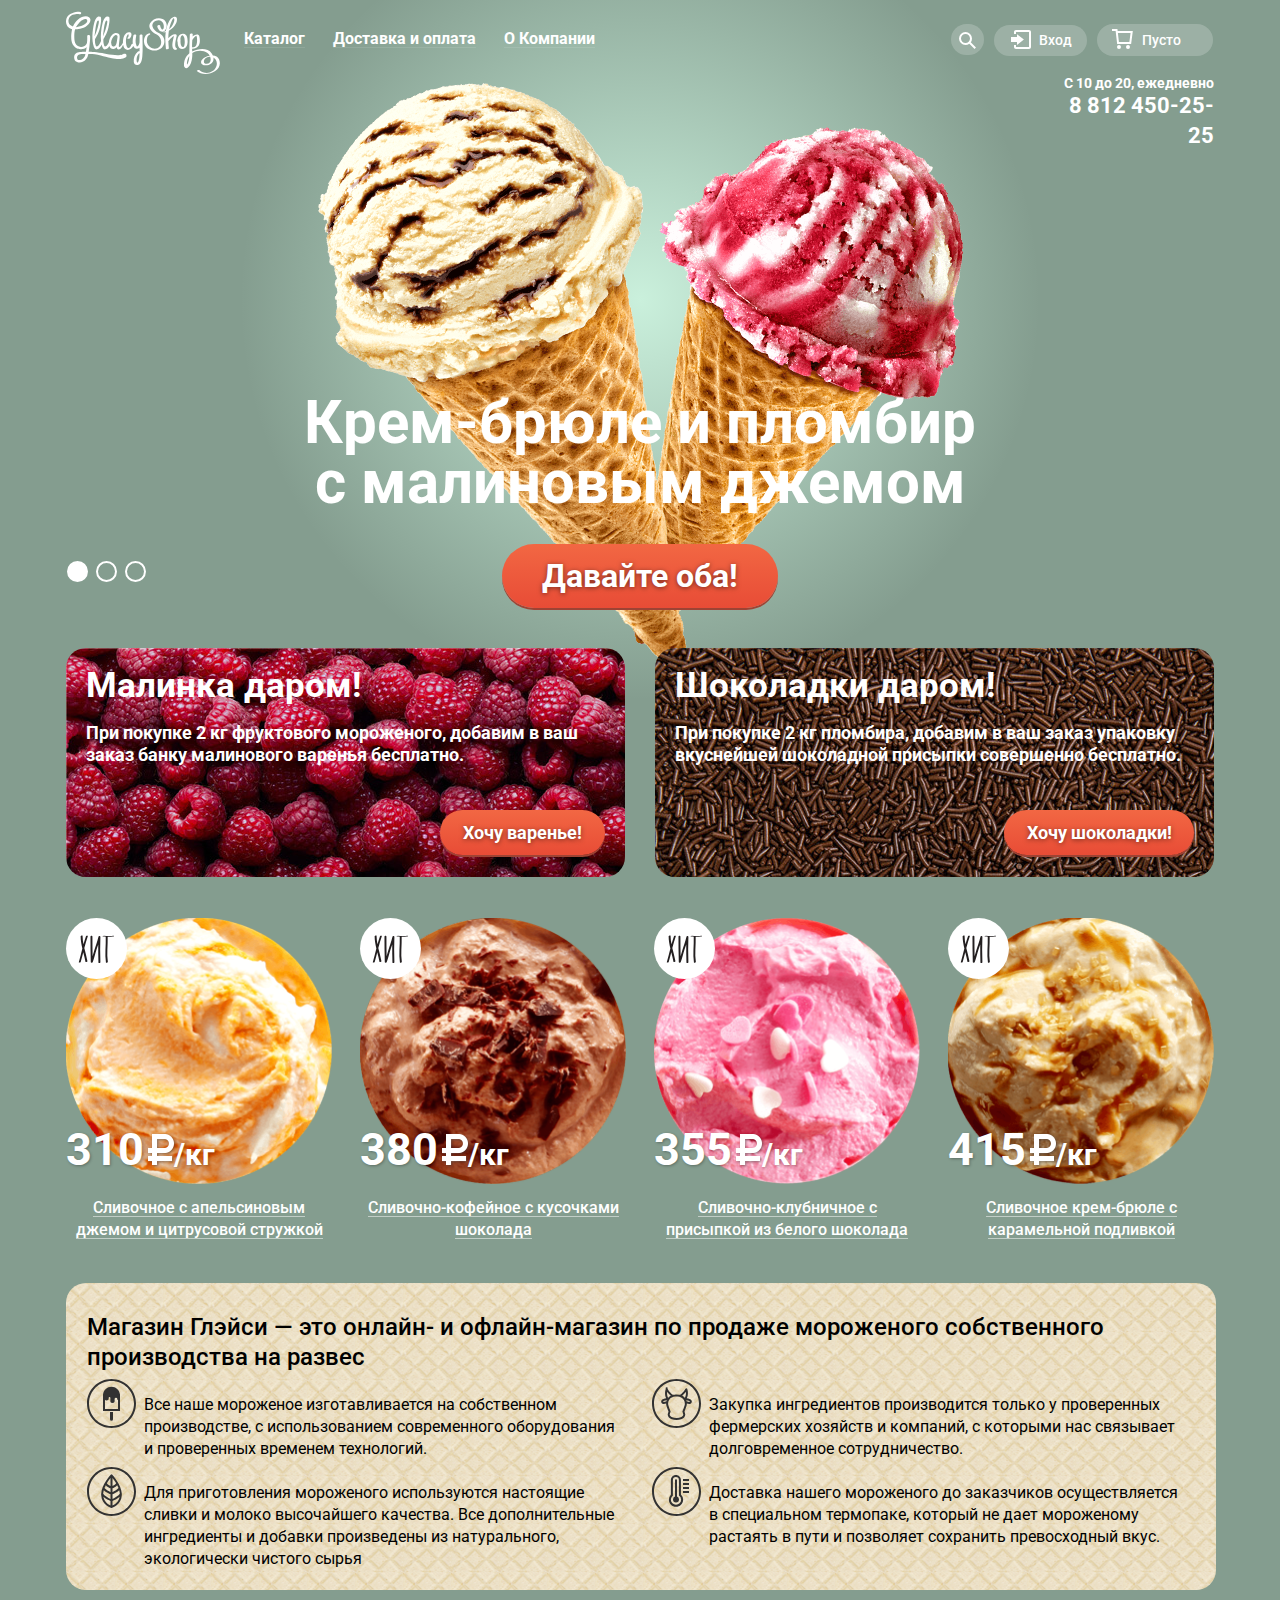
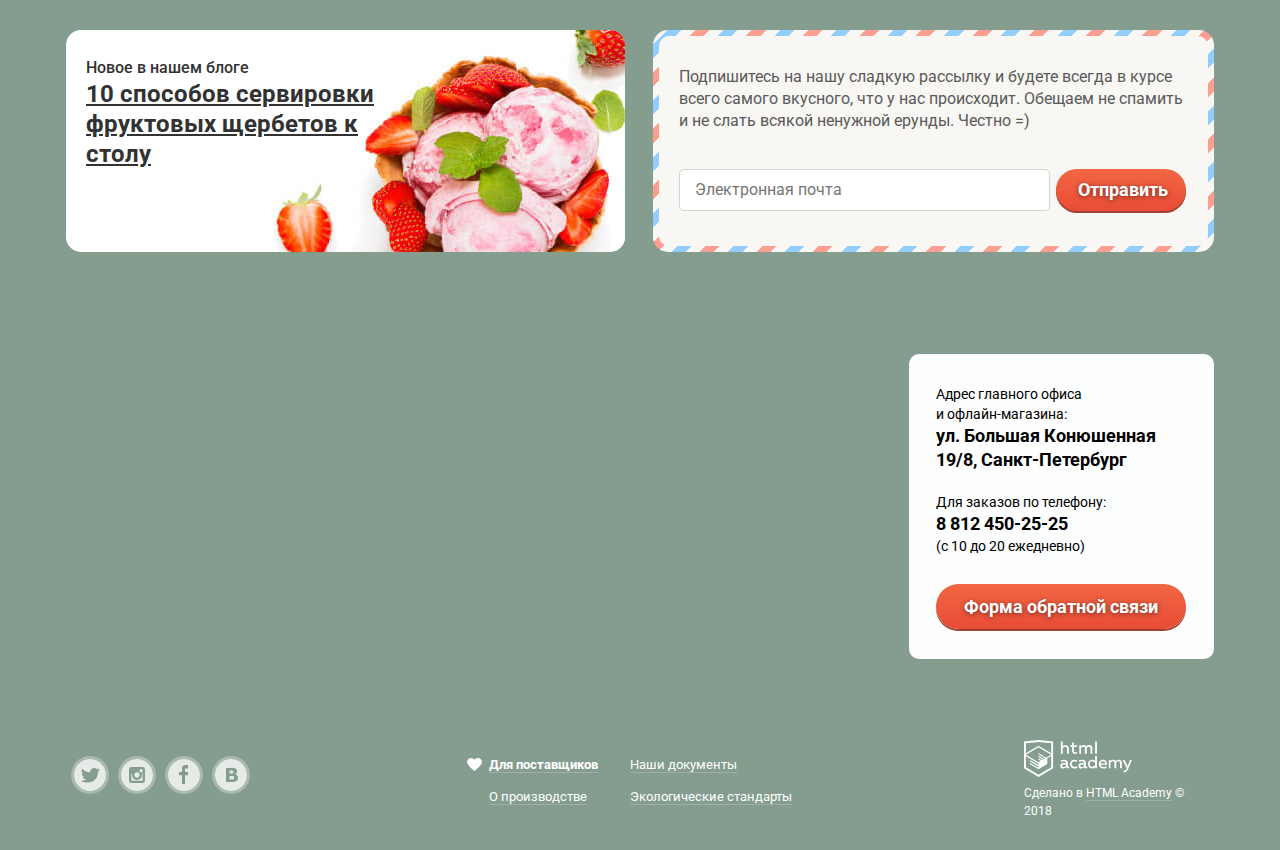
<file: index.html>
<!DOCTYPE html>
<html lang="ru">
  <head>
    <meta charset="utf-8">
    <title>GlacyShop</title>
    <link href="https://fonts.googleapis.com/css?family=Roboto:400,500,700&amp;subset=cyrillic" rel="stylesheet">
    <link href="css/normalize.css" rel="stylesheet" >
    <link href="css/min.css" rel="stylesheet">
  </head>
  <body>
      <input class="control-slider-hide" type="radio" id="product-1" name="toggle" checked>
      <input class="control-slider-hide" type="radio" id="product-2" name="toggle">
      <input class="control-slider-hide" type="radio" id="product-3" name="toggle">
      <div class="site-wrapper">
          <div class="content-center">
              <header class="main-header">
                  <nav class="main-navigation">
                      <a class="main-header-logo">
                          <img src="img/logo.svg" width="154" height="64" alt="Glacy Shop">
                      </a>
                      <ul class="site-navigation">
                          <li class="site-nav-item first-item-menu">
                              <a class="btn item-link" href="#">Каталог</a>
                              <ul class="submenu">
                                  <li><a class="item-submenu new-item" href="#">Новинки</a></li>
                                  <li><a class="item-submenu" href="catalog.html">Сливочное</a></li>
                                  <li><a class="item-submenu" href="#">Щербеты</a></li>
                                  <li><a class="item-submenu" href="#">Фруктовый лед</a></li>
                                  <li><a class="item-submenu" href="#">Мелорин</a></li>
                              </ul>
                          </li>
                          <li class="site-nav-item">
                              <a class="btn item-link" href="#">Доставка и оплата</a>
                          </li>
                          <li class="site-nav-item">
                              <a class="btn item-link" href="#">О Компании</a>
                          </li>
                      </ul>
                      <ul class="user-navigation">
                          <li class="search-btn">
                              <a class="btn search" href="#"></a>
                              <section class="modal user-navigation-search">
                                 <h2 class="visually-hidden">Введите свой запрос для поиска</h2>
                                  <form>
                                      <input type="search" id="search-field" name="search" placeholder="Что ищем?" required>
                                      <label class="visually-hidden" for="search-field">Поиск</label>
                                  </form>
                             </section>
                          </li>
                          <li class="login-btn">
                              <a class="btn login" href="#">Вход</a>
                              <section class="modal user-navigation-login">
                                  <h2 class="visually-hidden">Введите свой логин и пароль для входа</h2>
                                  <form action="https://echo.htmlacademy.ru" method="post">
                                      <fieldset>
                                          <legend class="visually-hidden">Вход в личный кабинет</legend>
                                          <input type="email" id="email-field" name="email" placeholder="Электронная почта" required>
                                          <label class="visually-hidden" for="email-field">Email</label><br>
                                          <input type="password" id="password-field" name="password" placeholder="Пароль" required>
                                          <label class="visually-hidden" for="password-field">Пароль</label>
                                          <button class="btn" value="login-button">Войти</button>
                                          <div class="login-wrapper">
                                              <a href="#">Забыли пароль?</a>
                                              <a href="#">Новая регистрация</a>
                                          </div>
                                      </fieldset>
                                  </form>
                            </section>
                          </li>
                          <li>
                              <a class="btn cart" href="#">Пусто</a>
                          </li>
                      </ul>
                  </nav>
                  <p class="schedule">С 10 до 20, ежедневно<br>
                      <span class="phone">8 812 450-25-25</span>
                  </p>
              </header>
          </div> 
          <main class="main-container">
              <div class="content-center">
                  <section class="presentation">
                     <div class="slider-controls">
                         <label for="product-1">Первый слайд</label>
                         <label for="product-2">Второй слайд</label>
                         <label for="product-3">Третий слайд</label>
                     </div>
                    <h2 class="visually-hidden">Новые предложения</h2>
                      <ul class="presentation-list">
                          <li class="slide slide1">
                              <h2 class="presentation-title">Крем-брюле и пломбир с малиновым джемом</h2>
                              <a class="btn slider-button" href="#">Давайте оба!</a>
                          </li>
                          <li class="slide slide2">
                              <h2 class="presentation-title">Шоколадный пломбир и лимонный сорбет</h2>
                              <a class="btn slider-button" href="#">Давайте оба!</a>
                          </li>
                          <li class="slide slide3">
                              <h2 class="presentation-title">Пломбир с помадкой и клубничный щербет</h2>
                              <a class="btn slider-button" href="#">Давайте оба!</a>
                          </li>
                      </ul>
                  </section>
                  <div class="banner-wrapper">
                      <section class="banner raspberries">
                          <h2>Малинка даром!</h2>
                          <p>При покупке 2 кг фруктового мороженого, добавим в ваш заказ банку малинового варенья бесплатно. </p>
                          <a class="btn" href="#">Хочу варенье!</a>
                      </section>
                  <section class="banner chocolate">
                      <h2>Шоколадки даром!</h2>
                      <p>При покупке 2&nbsp;кг пломбира, добавим в&nbsp;ваш заказ упаковку вкуснейшей шоколадной присыпки совершенно бесплатно.</p>
                      <a class="btn" href="#">Хочу шоколадки!</a>
                  </section>
                  </div>
                  <section class="hits">
                     <h2 class="visually-hidden">Наши лучшие предложения</h2>
                      <ul class="hits-list">
                          <li class="hits-item">
                             <a class="hit" href="#">
                                 <img src="img/icecream-1.png" width="267" height="267" alt="Сливочное мороженое с апельсиновым джемом и цитрусовой стружкой">
                                  <p class="price">310<span class="weight">/кг</span></p>
                                  <p class="hit-title">Сливочное с апельсиновым джемом и цитрусовой стружкой</p>
                                  <p class="btn">Быстрый просмотр</p>
                              </a>
                          </li>
                           <li class="hits-item">
                             <a class="hit" href="#">
                                 <img src="img/icecream-2.png" width="267" height="267" alt="Сливочно-кофейное мороженое с кусочками шоколада">
                                  <p class="price">380<span class="weight">/кг</span></p>
                                  <p class="hit-title">Сливочно-кофейное с кусочками шоколада</p>
                                  <p class="btn">Быстрый просмотр</p>
                              </a>
                          </li>
                           <li class="hits-item">
                             <a class="hit" href="#">
                                 <img src="img/icecream-3.png" width="267" height="267" alt="Сливочно-клубничное мороженое с присыпкой из белого шоколада">
                                  <p class="price">355<span class="weight">/кг</span></p>
                                  <p class="hit-title">Сливочно-клубничное с присыпкой из белого шоколада</p>
                                  <p class="btn">Быстрый просмотр</p>
                              </a>
                          </li>
                           <li class="hits-item">
                             <a class="hit" href="#">
                                 <img src="img/icecream-4.png" width="266" height="266" alt="Сливочное крем-брюле с карамельной подливкой">
                                  <p class="price">415<span class="weight">/кг</span></p>
                                  <p class="hit-title">Сливочное крем-брюле с карамельной подливкой</p>
                                  <p class="btn">Быстрый просмотр</p>
                              </a>
                          </li>
                      </ul>
                  </section>
                  <section class="promo">
                      <h2>Магазин Глэйси &mdash; это онлайн- и офлайн-магазин по продаже мороженого собственного производства на развес</h2>
                      <ul class="promo-list">
                          <li class="promo-item">Все наше мороженое изготавливается на собственном производстве, с использованием современного оборудования и проверенных временем технологий.</li>
                          <li class="promo-item">Закупка ингредиентов  производится только у проверенных фермерских хозяйств и компаний, с которыми нас связывает долговременное сотрудничество.</li>
                          <li class="promo-item">Для приготовления мороженого используются настоящие сливки и молоко высочайшего качества. Все дополнительные ингредиенты и добавки произведены из натурального, экологически чистого сырья</li>
                          <li class="promo-item">Доставка нашего мороженого до заказчиков осуществляется в специальном термопаке, который не дает мороженому растаять в пути и позволяет сохранить превосходный вкус.</li>
                      </ul>
                  </section>
                  <div class="blognews-subscribe-wrapper">
                      <article class="blognews">
                          <h2>Новое в нашем блоге</h2>
                          <a href="#">10 способов сервировки фруктовых щербетов к столу</a>
                          <img src="img/blognews-strawberry.jpg" width="450" height="410" alt="щербет с клубникой">
                      </article>
                      <section class="subscribe">
                          <h2 class="visually-hidden">Подпишитесь на нашу рассылку</h2>
                          <div>
                              <p>Подпишитесь на нашу сладкую рассылку и будете всегда в курсе всего самого вкусного, что у нас происходит. Обещаем не спамить и не слать всякой ненужной ерунды. Честно =)</p>
                              <form action="https://echo.htmlacademy.ru" method="post">
                                  <input type="email" id="subscribe-field" name="email-subscribe" placeholder="Электронная почта" required>
                                  <label class="visually-hidden" for="subscribe-field">Введите свой email, чтобы подписаться</label>
                                  <button class="btn" value="submit-subscribe">Отправить</button>
                              </form>
                          </div>
                      </section>
                  </div>
              </div>
              <section class="contacts">
                  <h2 class="visually-hidden">Как с нами связаться</h2>
                  <iframe src="https://www.google.com/maps/embed?pb=!1m18!1m12!1m3!1d1998.59910436516!2d30.320894616030944!3d59.93879418187623!2m3!1f0!2f0!3f0!3m2!1i1024!2i768!4f13.1!3m3!1m2!1s0x4696310fca5ba729%3A0xea9c53d4493c879f!2z0JHQvtC70YzRiNCw0Y8g0JrQvtC90Y7RiNC10L3QvdCw0Y8g0YPQuy4sIDE5LCDQodCw0L3QutGCLdCf0LXRgtC10YDQsdGD0YDQsywgMTkxMTg2!5e0!3m2!1sru!2sru!4v1522188788881" allowfullscreen></iframe>
                  <div class="feedback-wrapper">
                      <div class="feedback">
                          <p>Адрес главного офиса<br> и офлайн-магазина:<br>
                             <span>ул. Большая Конюшенная 19/8, Санкт-Петербург</span>
                          </p>
                          <p>
                            Для заказов по телефону:<br>
                            <span>8 812 450-25-25</span><br>
                            (с 10 до 20 ежедневно)
                          </p>
                          <a class="btn button-contacts" href="#">Форма обратной связи</a>
                      </div>
                  </div>
              </section>
          </main>
          <div class="content-center">
              <footer class="main-footer">
                 <div class="footer-center">
                    <ul class="footer-social">
                      <li><a class="social-tw" href="https://twitter.com">Твиттер</a></li>
                      <li><a class="social-in" href="https://www.instagram.com">Инстаграм</a></li>
                      <li><a class="social-fb" href="https://www.facebook.com">Фейсбук</a></li>
                      <li><a class="social-vk" href="https://vk.com">Вконтакте</a></li>
                   </ul>
                   <ul class="footer-info">
                      <li><a class="provider" href="#">Для поставщиков</a></li>
                      <li><a href="#">Наши документы</a></li>
                      <li><a href="#">О производстве</a></li>
                      <li><a href="#">Экологические стандарты</a></li>
                   </ul>
                      <div class="footer-logo">
                          <a href = "https://htmlacademy.ru/intensive/htmlcss"><img src="img/logo-htmlacademy.svg" width="108" height="39" alt="HTML Academy">
                             <p>
                                Сделано в <span class="footer-copyright">HTML Academy</span> &copy; 2018
                            </p>
                          </a>
                      </div>
                 </div>
              </footer>
          </div>
      </div>
        
      <section class="modal modal-question">
          <h2>Мы обязательно вам ответим!</h2>
          <form action="https://echo.htmlacademy.ru" method="post">
              <fieldset>
                  <label class="visually-hidden" for="name-field">Введите ваше имя</label>
                  <input type="text" id="name-field" name="first-name" placeholder="Как вас зовут?">
                  <input type="email" id="email-for-feedback" name="email-for-feedback" placeholder="Ваша почта для ответа?">
                  <label class="visually-hidden" for="email-for-feedback">Ваш email</label><br>
                  <textarea id="question-form" name="question" placeholder="Напишите что-нибудь..."></textarea>
                  <label class="visually-hidden" for="question-form">Введите ваш вопрос</label>
                  <button class="btn" value="submit-question-form">Отправить</button>
              </fieldset>
          </form>
          <button class="modal-question-close" type="button" value="modal-question-close">Закрыть</button>
      </section>
      <div class="modal modal-question-overlay"></div>
      <script src="js/min_js.js"></script>
    </body>
</html>
</file>
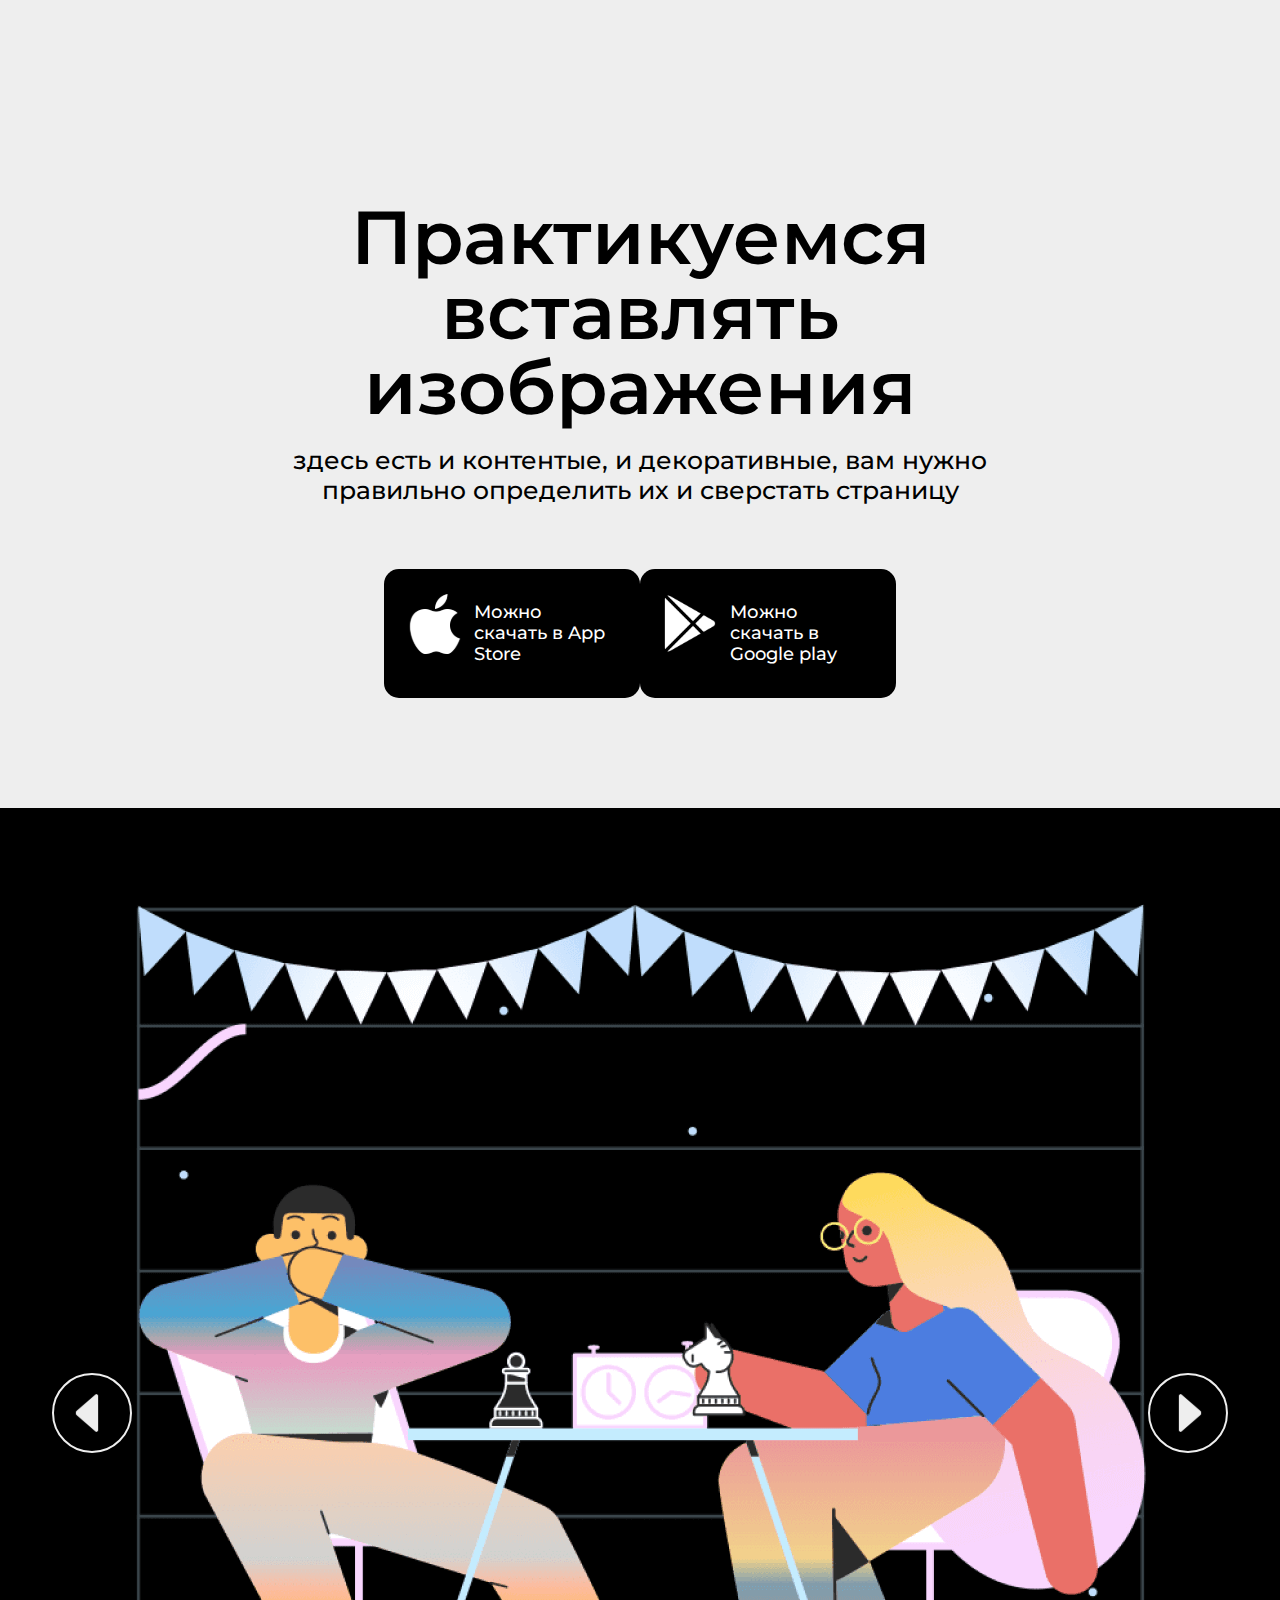
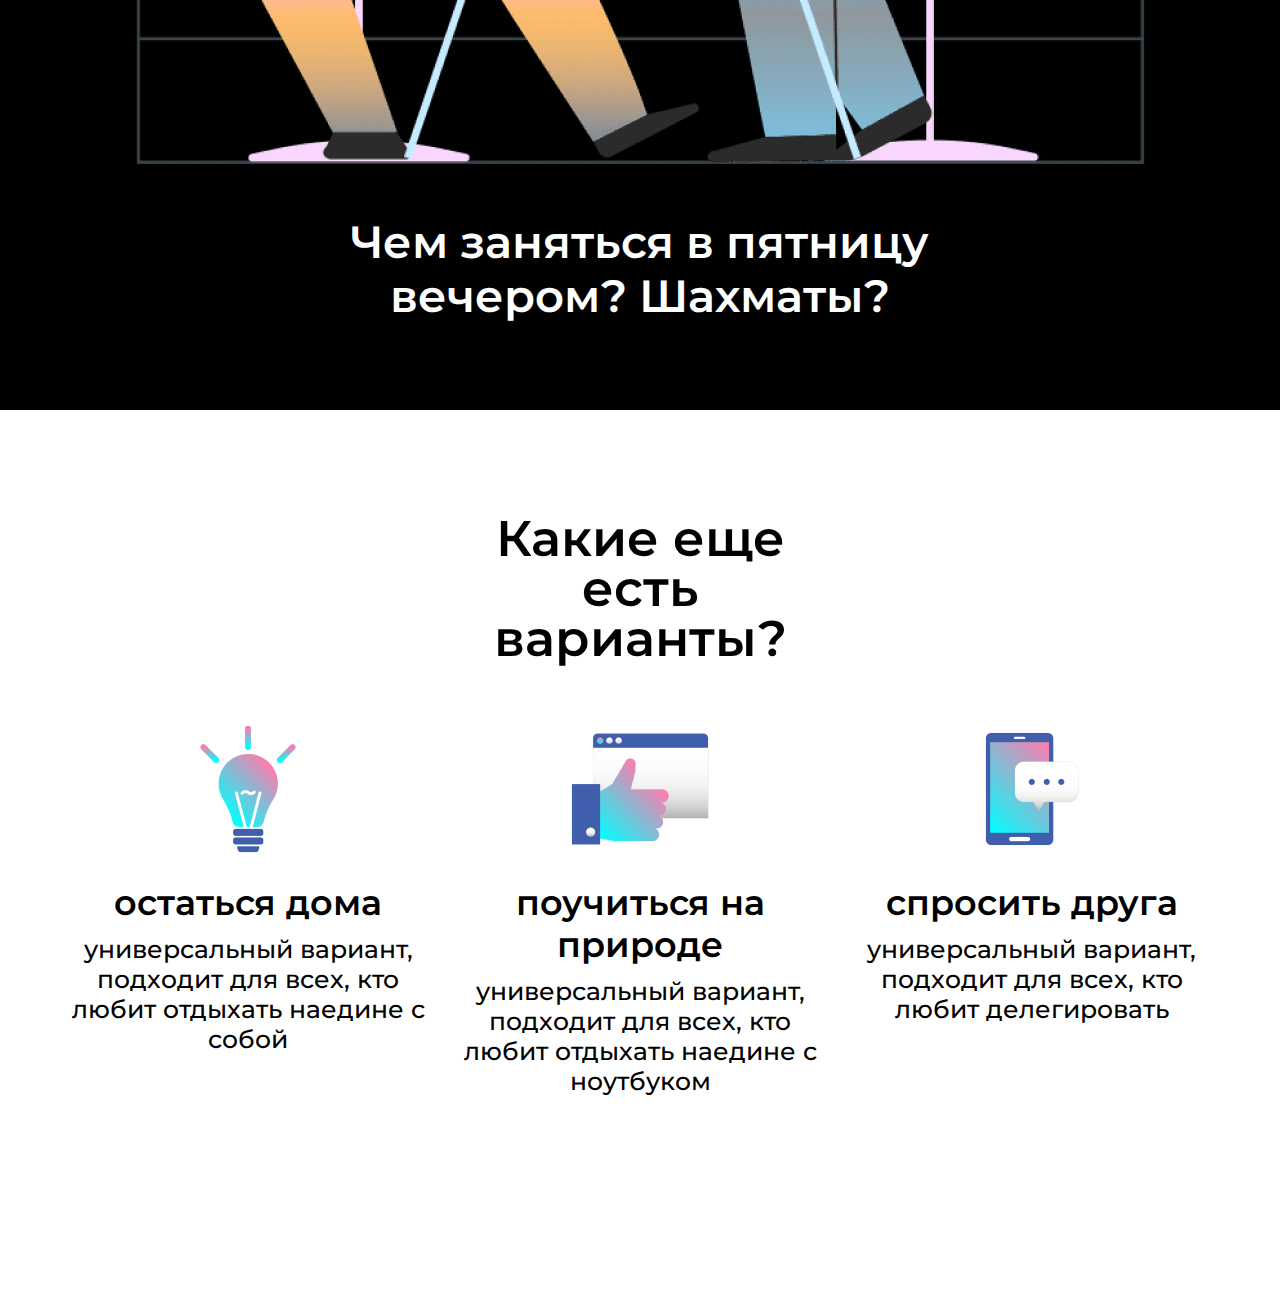
<file: contest_160421/index.html>
<!DOCTYPE html>
<html lang="ru">
<head>
    <meta charset="UTF-8">
    <meta http-equiv="X-UA-Compatible" content="IE=edge">
    <meta name="viewport" content="width=device-width, initial-scale=1.0">
    <title>Практикуемся вставлять изображения</title>
    <link rel="stylesheet" href="css/normalize.css">
    <link rel="stylesheet" href="css/style.css">
    <link rel="preconnect" href="https://fonts.gstatic.com">
    <link href="https://fonts.googleapis.com/css2?family=Montserrat:wght@500;600&display=swap" rel="stylesheet">
</head>
<body>
  <header class="page-header">
    <h1 class="page-header__title">Практикуемся вставлять изображения</h1>
    <p class="page-header__slogan">здесь есть и контентые, и декоративные, вам нужно правильно определить их и сверстать страницу </p>
    <div class="button-wrapper">
      <a class="button button--appstore" href="https://www.apple.com/app-store/">Можно скачать в App Store</a>
      <a class="button button--googleplay" href="https://play.google.com/store">Можно скачать
        в Google play</a>
    </div>
  </header>
  <main class="page-main">
    <section class="slider">
      <h2 class="visually-hidden">Займи свой день!</h2>
      <ul class="slider__list">
        <li class="slider__item">
          <img class="slider__img" src="img/slide.png" width="1176" height="1176" alt="Играем в шахматы">
          <h3 class="slider__title">Чем заняться в пятницу вечером? Шахматы?</h3>
          <button class="slider__control slider__control--previous" type="button" aria-label="Предыдущий слайд"></button>
          <button class="slider__control slider__control--next" type="button" aria-label="Следующий слайд"></button>
        </li>
      </ul>
    </section>
    <section class="variants">
      <h2 class="variants__title">Какие еще <br> есть варианты?</h2>
      <ul class="variants__list">
        <li class="variants__item variants__item--home">
          <span class="variants__header">остаться дома</span>
          <p class="variants__description">универсальный вариант, подходит для всех, кто любит отдыхать наедине с собой</p>
        </li>
        <li class="variants__item variants__item--learn">
          <span class="variants__header">поучиться на природе</span>
          <p class="variants__description">универсальный вариант, подходит для всех, кто любит отдыхать наедине с ноутбуком</p>
        </li>
        <li class="variants__item variants__item--ask-friend">
          <span class="variants__header">спросить друга</span>
          <p class="variants__description">универсальный вариант, подходит для всех, кто любит делегировать</p>
        </li>
      </ul>
    </section>
  </main>
</body>
</html>
</file>
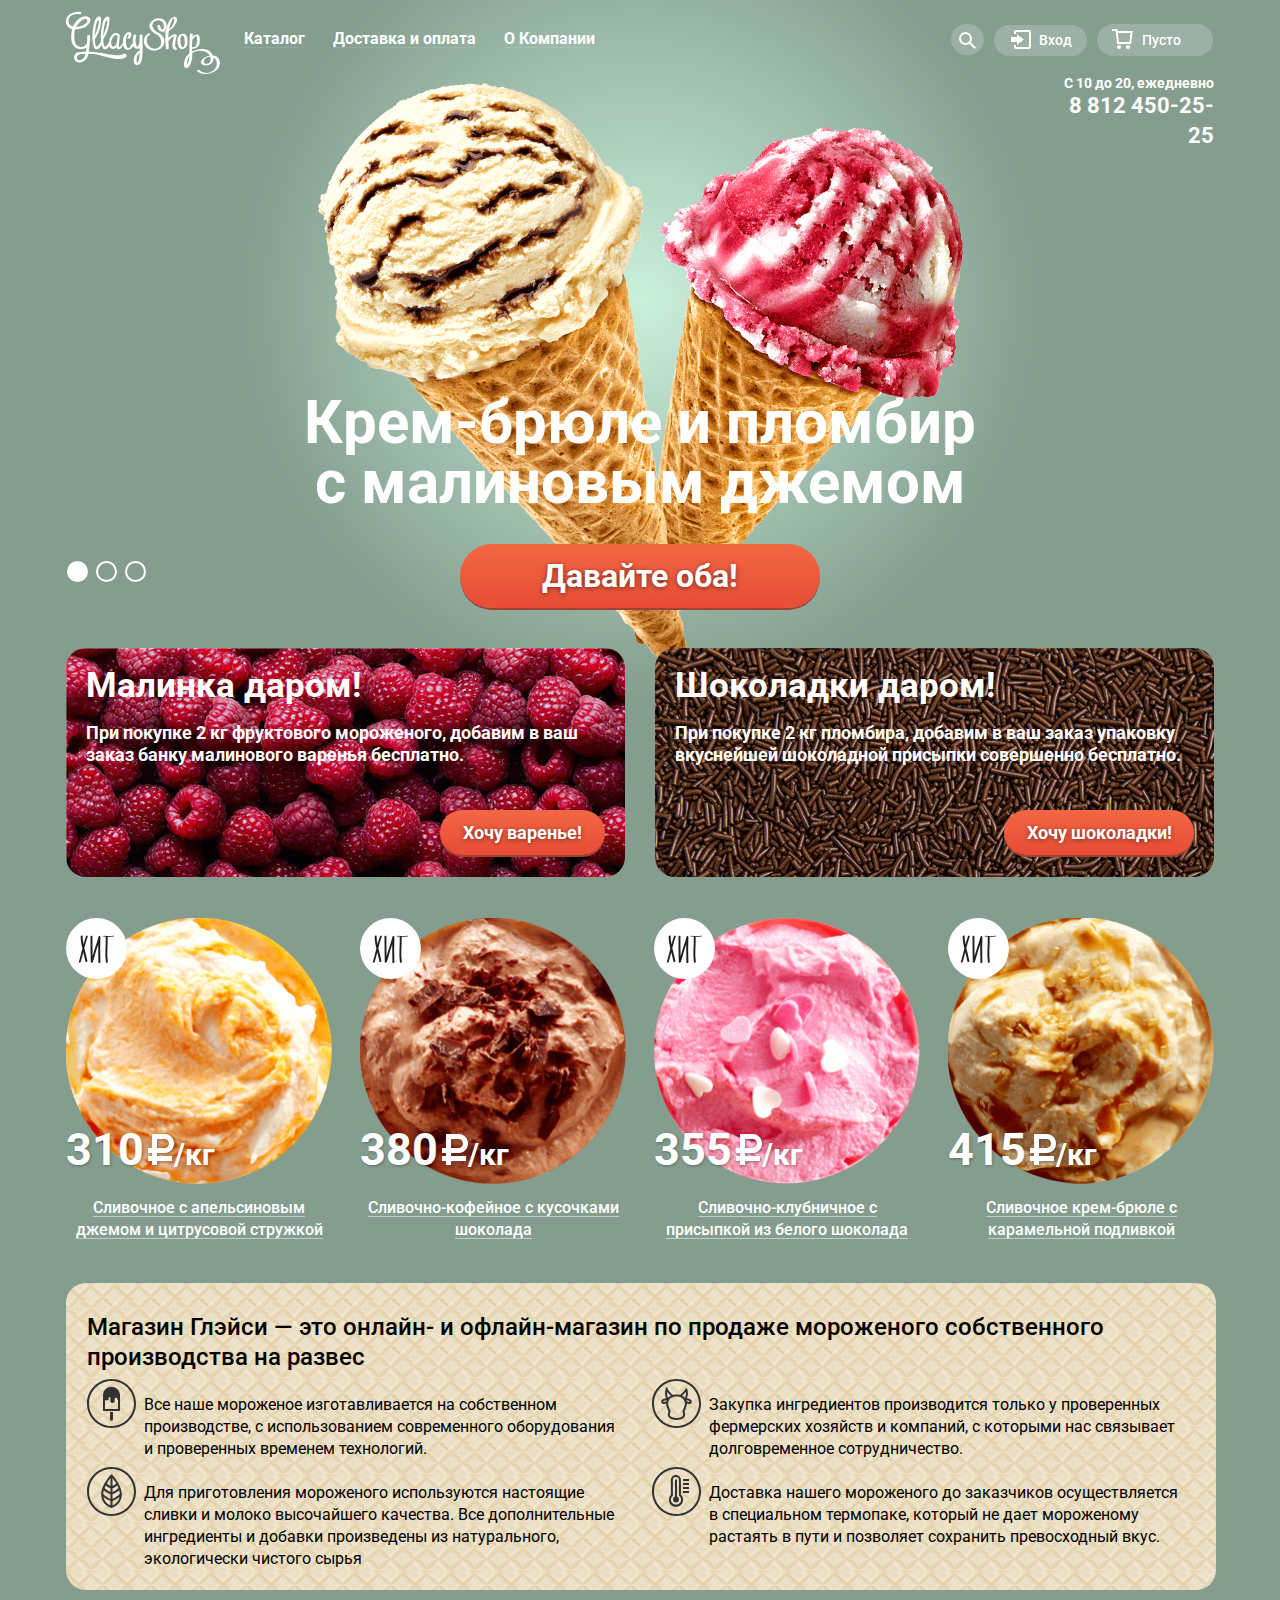
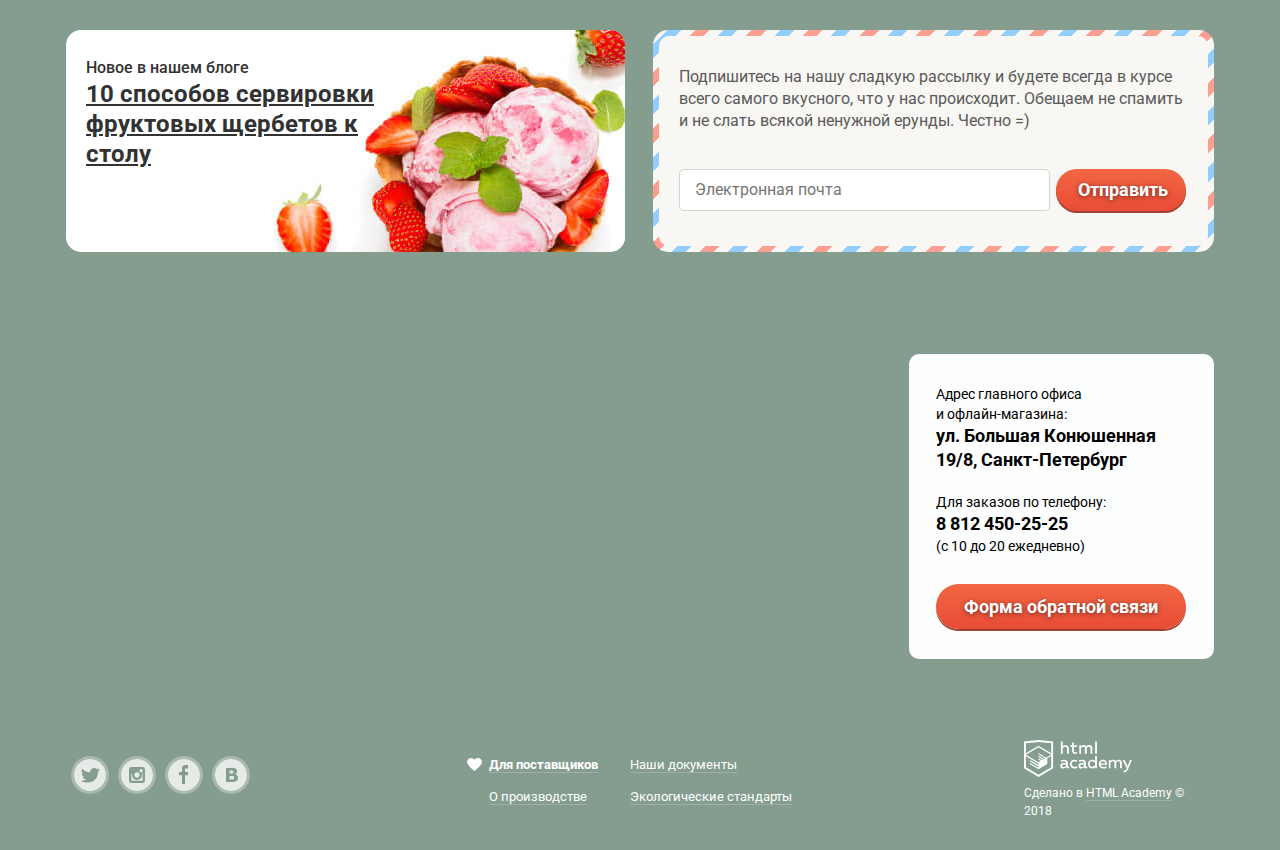
<file: glacy/index.html>
<!DOCTYPE html>
<html lang="ru">
  <head>
    <meta charset="utf-8">
    <title>GlacyShop</title>
    <link href="https://fonts.googleapis.com/css?family=Roboto:400,500,700&amp;subset=cyrillic" rel="stylesheet">
    <link href="css/normalize.css" rel="stylesheet" >
    <link href="css/style.css" rel="stylesheet">
  </head>
  <body>
      <input class="control-slider-hide" type="radio" id="product-1" name="toggle" checked>
      <input class="control-slider-hide" type="radio" id="product-2" name="toggle">
      <input class="control-slider-hide" type="radio" id="product-3" name="toggle">
      <div class="site-wrapper">
          <div class="content-center">
              <header class="main-header">
                  <nav class="main-navigation">
                      <a class="main-header-logo">
                          <img src="img/logo.svg" width="154" height="64" alt="Glacy Shop">
                      </a>
                      <ul class="site-navigation">
                          <li class="site-nav-item first-item-menu">
                              <a class="btn item-link" href="#">Каталог</a>
                              <ul class="submenu">
                                  <li><a class="item-submenu new-item" href="#">Новинки</a></li>
                                  <li><a class="item-submenu" href="catalog.html">Сливочное</a></li>
                                  <li><a class="item-submenu" href="#">Щербеты</a></li>
                                  <li><a class="item-submenu" href="#">Фруктовый лед</a></li>
                                  <li><a class="item-submenu" href="#">Мелорин</a></li>
                              </ul>
                          </li>
                          <li class="site-nav-item">
                              <a class="btn item-link" href="#">Доставка и оплата</a>
                          </li>
                          <li class="site-nav-item">
                              <a class="btn item-link" href="#">О Компании</a>
                          </li>
                      </ul>
                      <ul class="user-navigation">
                          <li class="search-btn">
                              <a class="btn search" href="#"></a>
                              <section class="modal user-navigation-search">
                                 <h2 class="visually-hidden">Введите свой запрос для поиска</h2>
                                  <form>
                                      <input type="search" id="search-field" name="search" placeholder="Что ищем?" required>
                                      <label class="visually-hidden" for="search-field">Поиск</label>
                                  </form>
                             </section>
                          </li>
                          <li class="login-btn">
                              <a class="btn login" href="#">Вход</a>
                              <section class="modal user-navigation-login">
                                  <h2 class="visually-hidden">Введите свой логин и пароль для входа</h2>
                                  <form action="https://echo.htmlacademy.ru" method="post">
                                      <fieldset>
                                          <legend class="visually-hidden">Вход в личный кабинет</legend>
                                          <input type="email" id="email-field" name="email" placeholder="Электронная почта" required>
                                          <label class="visually-hidden" for="email-field">Email</label><br>
                                          <input type="password" id="password-field" name="password" placeholder="Пароль" required>
                                          <label class="visually-hidden" for="password-field">Пароль</label>
                                          <button class="btn" value="login-button">Войти</button>
                                          <div class="login-wrapper">
                                              <a href="#">Забыли пароль?</a>
                                              <a href="#">Новая регистрация</a>
                                          </div>
                                      </fieldset>
                                  </form>
                            </section>
                          </li>
                          <li>
                              <a class="btn cart" href="#">Пусто</a>
                          </li>
                      </ul>
                  </nav>
                  <p class="schedule">С 10 до 20, ежедневно<br>
                      <span class="phone">8 812 450-25-25</span>
                  </p>
              </header>
          </div> 
          <main class="main-container">
              <div class="content-center">
                  <section class="presentation">
                     <div class="slider-controls">
                         <label for="product-1">Первый слайд</label>
                         <label for="product-2">Второй слайд</label>
                         <label for="product-3">Третий слайд</label>
                     </div>
                    <h2 class="visually-hidden">Новые предложения</h2>
                      <ul class="presentation-list">
                          <li class="slide slide1">
                              <h2 class="presentation-title">Крем-брюле и пломбир с малиновым джемом</h2>
                              <a class="btn slider-button" href="#">Давайте оба!</a>
                          </li>
                          <li class="slide slide2">
                              <h2 class="presentation-title">Шоколадный пломбир и лимонный сорбет</h2>
                              <a class="btn slider-button" href="#">Давайте оба!</a>
                          </li>
                          <li class="slide slide3">
                              <h2 class="presentation-title">Пломбир с помадкой и клубничный щербет</h2>
                              <a class="btn slider-button" href="#">Давайте оба!</a>
                          </li>
                      </ul>
                  </section>
                  <div class="banner-wrapper">
                      <section class="banner raspberries">
                          <h2>Малинка даром!</h2>
                          <p>При покупке 2 кг фруктового мороженого, добавим в ваш заказ банку малинового варенья бесплатно. </p>
                          <a class="btn" href="#">Хочу варенье!</a>
                      </section>
                  <section class="banner chocolate">
                      <h2>Шоколадки даром!</h2>
                      <p>При покупке 2&nbsp;кг пломбира, добавим в&nbsp;ваш заказ упаковку вкуснейшей шоколадной присыпки совершенно бесплатно.</p>
                      <a class="btn" href="#">Хочу шоколадки!</a>
                  </section>
                  </div>
                  <section class="hits">
                     <h2 class="visually-hidden">Наши лучшие предложения</h2>
                      <ul class="hits-list">
                          <li class="hits-item">
                             <a class="hit" href="#">
                                 <img src="img/icecream-1.png" width="267" height="267" alt="Сливочное мороженое с апельсиновым джемом и цитрусовой стружкой">
                                  <p class="price">310<span class="weight">/кг</span></p>
                                  <p class="hit-title">Сливочное с апельсиновым джемом и цитрусовой стружкой</p>
                                  <p class="btn">Быстрый просмотр</p>
                              </a>
                          </li>
                           <li class="hits-item">
                             <a class="hit" href="#">
                                 <img src="img/icecream-2.png" width="267" height="267" alt="Сливочно-кофейное мороженое с кусочками шоколада">
                                  <p class="price">380<span class="weight">/кг</span></p>
                                  <p class="hit-title">Сливочно-кофейное с кусочками шоколада</p>
                                  <p class="btn">Быстрый просмотр</p>
                              </a>
                          </li>
                           <li class="hits-item">
                             <a class="hit" href="#">
                                 <img src="img/icecream-3.png" width="267" height="267" alt="Сливочно-клубничное мороженое с присыпкой из белого шоколада">
                                  <p class="price">355<span class="weight">/кг</span></p>
                                  <p class="hit-title">Сливочно-клубничное с присыпкой из белого шоколада</p>
                                  <p class="btn">Быстрый просмотр</p>
                              </a>
                          </li>
                           <li class="hits-item">
                             <a class="hit" href="#">
                                 <img src="img/icecream-4.png" width="266" height="266" alt="Сливочное крем-брюле с карамельной подливкой">
                                  <p class="price">415<span class="weight">/кг</span></p>
                                  <p class="hit-title">Сливочное крем-брюле с карамельной подливкой</p>
                                  <p class="btn">Быстрый просмотр</p>
                              </a>
                          </li>
                      </ul>
                  </section>
                  <section class="promo">
                      <h2>Магазин Глэйси &mdash; это онлайн- и офлайн-магазин по продаже мороженого собственного производства на развес</h2>
                      <ul class="promo-list">
                          <li class="promo-item">Все наше мороженое изготавливается на собственном производстве, с использованием современного оборудования и проверенных временем технологий.</li>
                          <li class="promo-item">Закупка ингредиентов  производится только у проверенных фермерских хозяйств и компаний, с которыми нас связывает долговременное сотрудничество.</li>
                          <li class="promo-item">Для приготовления мороженого используются настоящие сливки и молоко высочайшего качества. Все дополнительные ингредиенты и добавки произведены из натурального, экологически чистого сырья</li>
                          <li class="promo-item">Доставка нашего мороженого до заказчиков осуществляется в специальном термопаке, который не дает мороженому растаять в пути и позволяет сохранить превосходный вкус.</li>
                      </ul>
                  </section>
                  <div class="blognews-subscribe-wrapper">
                      <article class="blognews">
                          <h2>Новое в нашем блоге</h2>
                          <a href="#">10 способов сервировки фруктовых щербетов к столу</a>
                          <img src="img/blognews-strawberry.jpg" width="450" height="410" alt="щербет с клубникой">
                      </article>
                      <section class="subscribe">
                          <h2 class="visually-hidden">Подпишитесь на нашу рассылку</h2>
                          <div>
                              <p>Подпишитесь на нашу сладкую рассылку и будете всегда в курсе всего самого вкусного, что у нас происходит. Обещаем не спамить и не слать всякой ненужной ерунды. Честно =)</p>
                              <form action="https://echo.htmlacademy.ru" method="post">
                                  <input type="email" id="subscribe-field" name="email-subscribe" placeholder="Электронная почта" required>
                                  <label class="visually-hidden" for="subscribe-field">Введите свой email, чтобы подписаться</label>
                                  <button class="btn" value="submit-subscribe">Отправить</button>
                              </form>
                          </div>
                      </section>
                  </div>
              </div>
              <section class="contacts">
                  <h2 class="visually-hidden">Как с нами связаться</h2>
                  <iframe src="https://www.google.com/maps/embed?pb=!1m18!1m12!1m3!1d1998.59910436516!2d30.320894616030944!3d59.93879418187623!2m3!1f0!2f0!3f0!3m2!1i1024!2i768!4f13.1!3m3!1m2!1s0x4696310fca5ba729%3A0xea9c53d4493c879f!2z0JHQvtC70YzRiNCw0Y8g0JrQvtC90Y7RiNC10L3QvdCw0Y8g0YPQuy4sIDE5LCDQodCw0L3QutGCLdCf0LXRgtC10YDQsdGD0YDQsywgMTkxMTg2!5e0!3m2!1sru!2sru!4v1522188788881" allowfullscreen></iframe>
                  <div class="feedback-wrapper">
                      <div class="feedback">
                          <p>Адрес главного офиса<br> и офлайн-магазина:<br>
                             <span>ул. Большая Конюшенная 19/8, Санкт-Петербург</span>
                          </p>
                          <p>
                            Для заказов по телефону:<br>
                            <span>8 812 450-25-25</span><br>
                            (с 10 до 20 ежедневно)
                          </p>
                          <a class="btn button-contacts" href="#">Форма обратной связи</a>
                      </div>
                  </div>
              </section>
          </main>
          <div class="content-center">
              <footer class="main-footer">
                 <div class="footer-center">
                    <ul class="footer-social">
                      <li><a class="social-tw" href="https://twitter.com">Твиттер</a></li>
                      <li><a class="social-in" href="https://www.instagram.com">Инстаграм</a></li>
                      <li><a class="social-fb" href="https://www.facebook.com">Фейсбук</a></li>
                      <li><a class="social-vk" href="https://vk.com">Вконтакте</a></li>
                   </ul>
                   <ul class="footer-info">
                      <li><a class="provider" href="#">Для поставщиков</a></li>
                      <li><a href="#">Наши документы</a></li>
                      <li><a href="#">О производстве</a></li>
                      <li><a href="#">Экологические стандарты</a></li>
                   </ul>
                      <div class="footer-logo">
                          <a href = "https://htmlacademy.ru/intensive/htmlcss"><img src="img/logo-htmlacademy.svg" width="108" height="39" alt="HTML Academy">
                             <p>
                                Сделано в <span class="footer-copyright">HTML Academy</span> &copy; 2018
                            </p>
                          </a>
                      </div>
                 </div>
              </footer>
          </div>
      </div>
        
      <section class="modal modal-question">
          <h2>Мы обязательно вам ответим!</h2>
          <form action="https://echo.htmlacademy.ru" method="post">
              <fieldset>
                  <label class="visually-hidden" for="name-field">Введите ваше имя</label>
                  <input type="text" id="name-field" name="first-name" placeholder="Как вас зовут?">
                  <input type="email" id="email-for-feedback" name="email-for-feedback" placeholder="Ваша почта для ответа?">
                  <label class="visually-hidden" for="email-for-feedback">Ваш email</label><br>
                  <textarea id="question-form" name="question" placeholder="Напишите что-нибудь..."></textarea>
                  <label class="visually-hidden" for="question-form">Введите ваш вопрос</label>
                  <button class="btn" value="submit-question-form">Отправить</button>
              </fieldset>
          </form>
          <button class="modal-question-close" type="button" value="modal-question-close">Закрыть</button>
      </section>
      <div class="modal modal-question-overlay"></div>
      <script src="js/min_js.js"></script>
    </body>
</html>
</file>
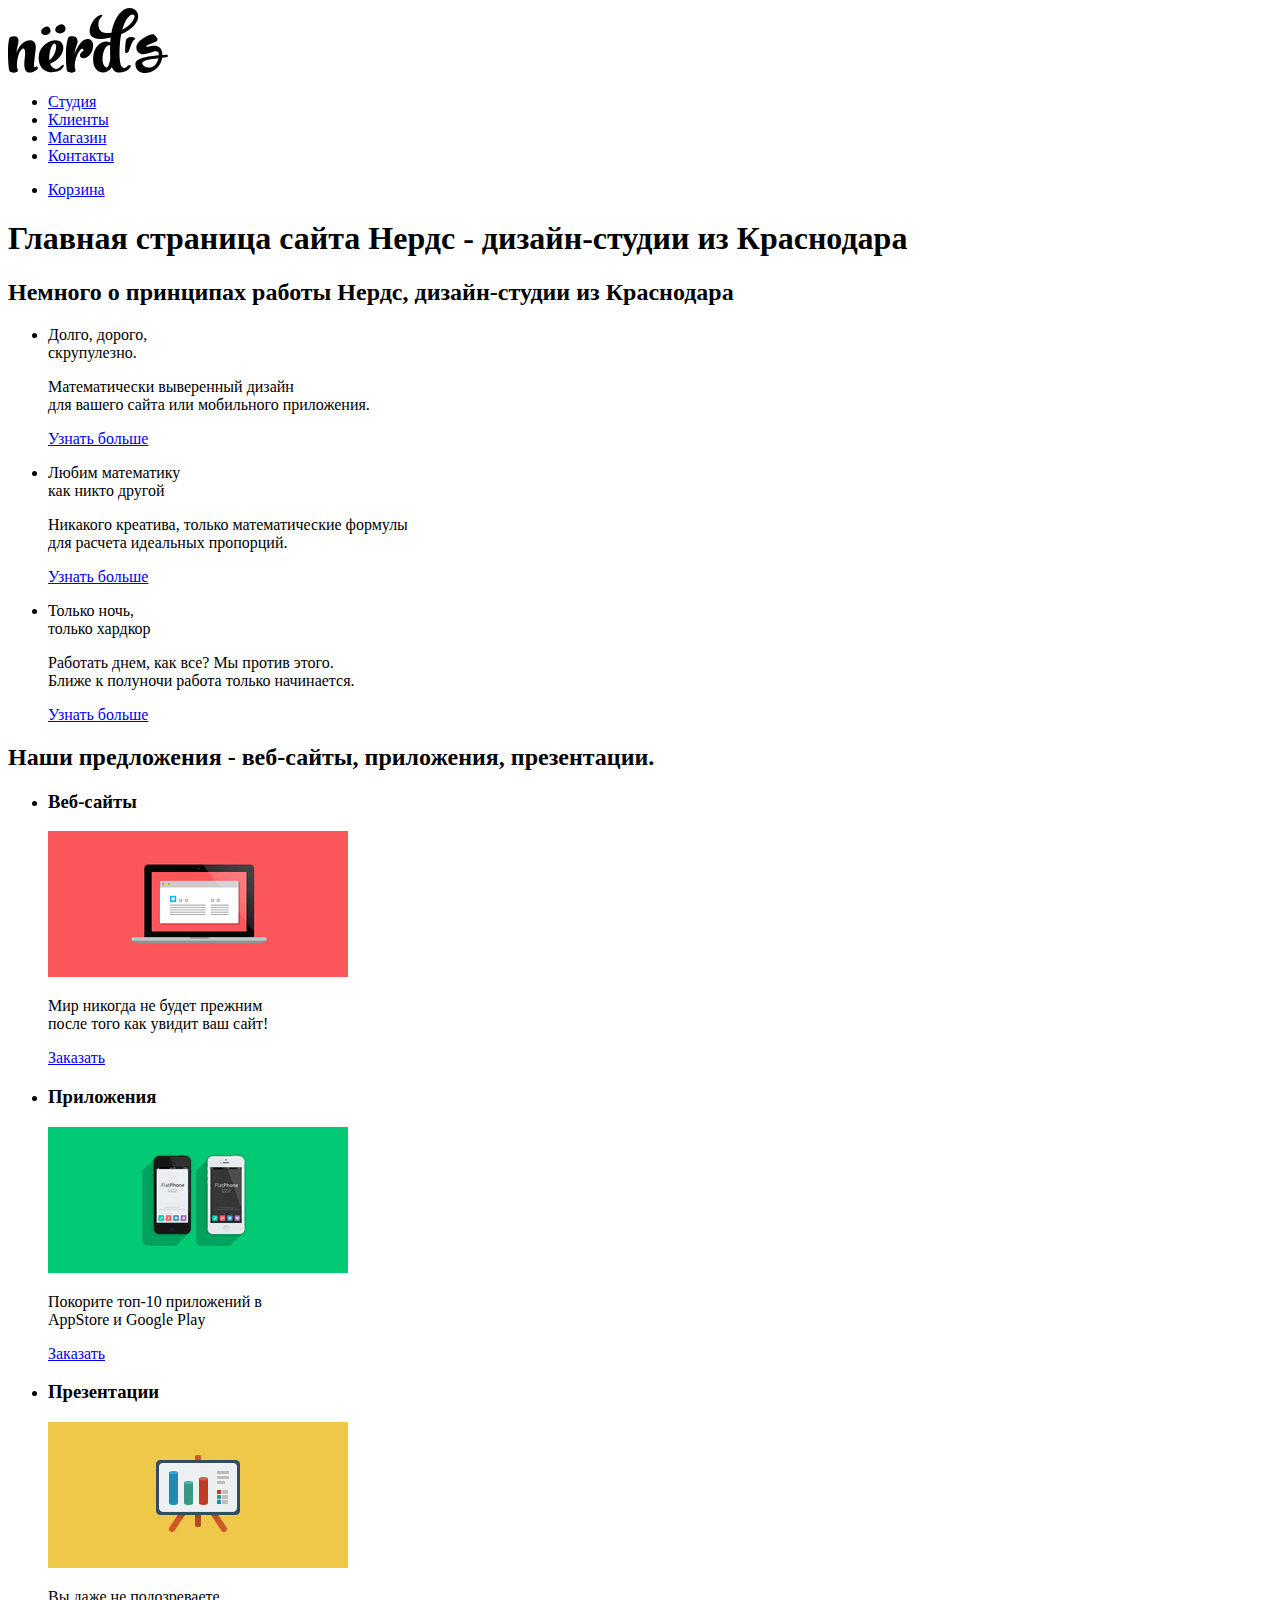
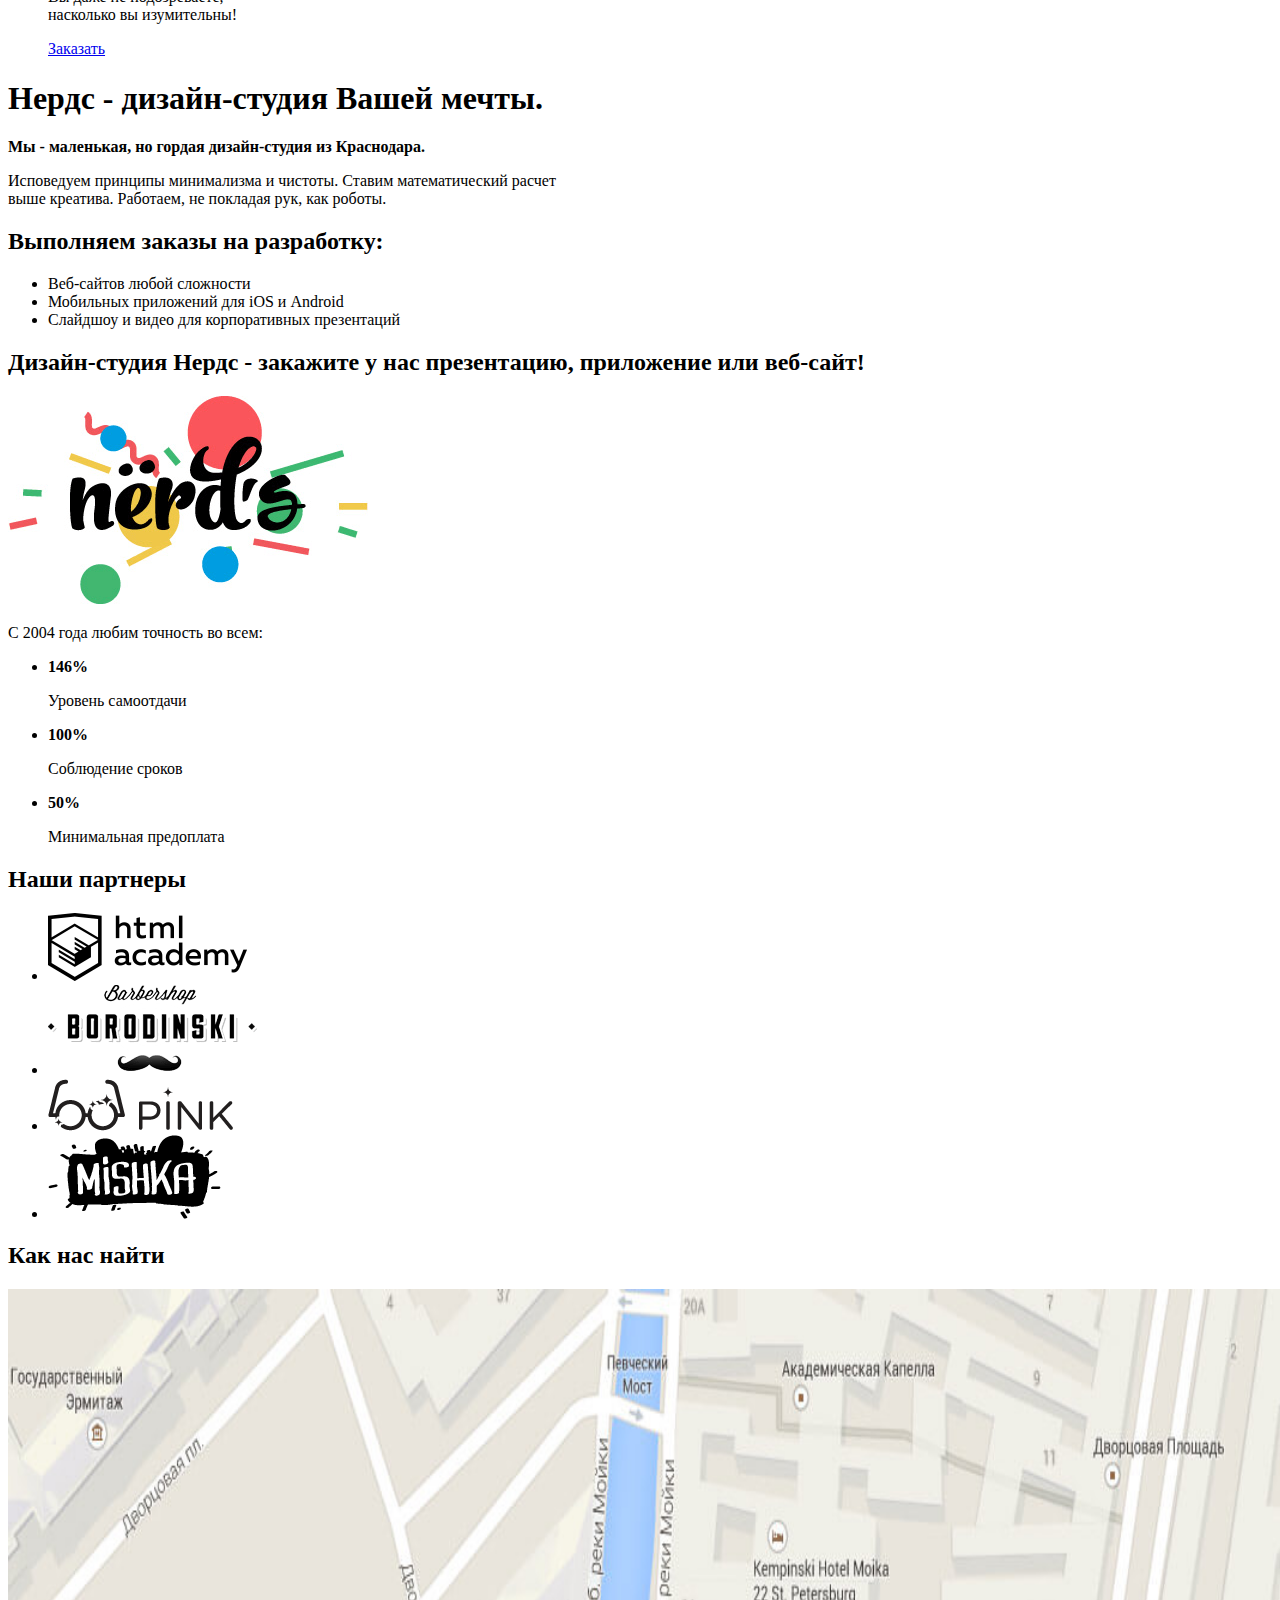
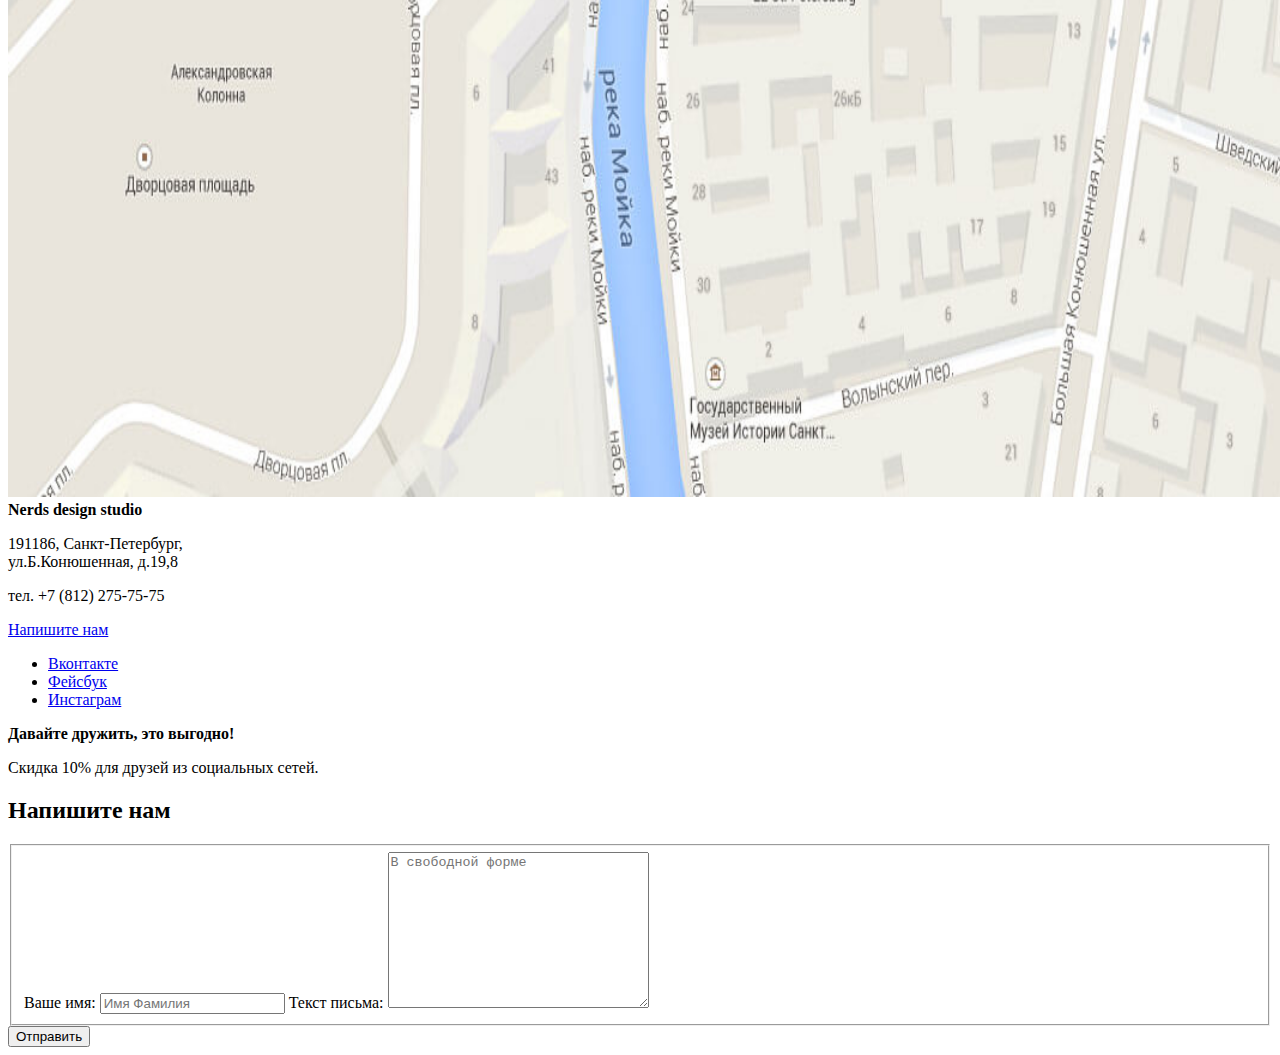
<file: nerds/index.html>
<!DOCTYPE html>
<html lang="ru">
  <head>
    <meta charset="utf-8">
    <title>Nerds</title>
  </head>
  <body>
    <header class="main-header">
      <nav class="main-navigation">
       <a class="main-header-logo">
         <img src="img/logo.svg" width="160" height="65" alt="Логотип Нердс, дизайн-студии из Краснодара">
        </a>
        <ul class="site-navigation">
          <li><a href="studio.html">Студия</a></li>
          <li><a href="clients.html">Клиенты</a></li>
          <li><a href="catalog.html">Магазин</a></li>
          <li><a href="contacts.html">Контакты</a></li>
        </ul>
        <ul class="user-navigation">
          <li><a href="basket.html">Корзина</a></li>
        </ul>
      </nav>
    </header>
    <main class="container">
    <h1 class="visually-hidden">Главная страница сайта Нердс - дизайн-студии из Краснодара</h1>
    <section class="presentation">
      <h2 class="visually-hidden">Немного о принципах работы Нердс, дизайн-студии из Краснодара</h2>
      <ul class="slider">
        <li class="list-item">
          <p class="slide-title">Долго, дорого,<br> скрупулезно.</p>
          <p class="slide-text">Математически выверенный дизайн<br> для вашего сайта или мобильного приложения.</p>
          <a href="#" class="button button-slide">Узнать больше</a>
        </li>
        <li class="list-item">
          <p class="slide-title">Любим математику<br> как никто другой</p>
          <p class="slide-text">Никакого креатива, только математические формулы<br> для расчета идеальных пропорций.</p>
          <a href="#" class="button button-slide">Узнать больше</a>
        </li>
        <li class="list-item">
          <p class="slide-title">Только ночь,<br> только хардкор</p>
          <p class="slide-text">Работать днем, как все? Мы против этого. <br> Ближе к полуночи работа только начинается.</p>
          <a href="#" class="button button-slide">Узнать больше</a>
        </li>
      </ul>
    </section>
    <section class="advantages">
     <h2 class="visually-hidden">Наши предложения - веб-сайты, приложения, презентации.</h2>
      <ul class="advantages-list">
        <li class="advantages-list-item">
          <h3>Веб-сайты</h3>
          <img src="img/illustration-1.png" width="300" height="146" alt="Сделаем Вам веб-сайт">
          <p>Мир никогда не будет прежним<br> после того как увидит ваш сайт!</p>
          <a href="order.html">Заказать</a>
        </li>
        <li class="advantages-list-item">
         <h3>Приложения</h3>
          <img src="img/illustration-2.png" width="300" height="146" alt="Сделаем Вам приложение">
          <p>Покорите топ-10 приложений в<br> AppStore и Google Play</p>
          <a href="order.html">Заказать</a>
        </li>
        <li class="advantages-list-item">
         <h3>Презентации</h3>
          <img src="img/illustration-3.png" width="300" height="146" alt="Сделаем Вам презентацию">
          <p>Вы даже не подозреваете,<br> насколько вы изумительны!</p>
          <a href="order.html">Заказать</a>
        </li>
      </ul>
    </section>
    <div class="studio-container">
      <section class="about-us">
        <h1 class="visually-hidden">Нердс - дизайн-студия Вашей мечты.</h1>
        <b>Мы - маленькая, но гордая дизайн-студия из Краснодара.</b>
        <p>Исповедуем принципы минимализма и чистоты. Ставим математический расчет<br> выше креатива. Работаем, не покладая рук, как роботы.</p>
        <h2 class="abot-us-title">Выполняем заказы на разработку:</h2>
        <ul class="offers-list">
          <li class="offers-item">Веб-сайтов любой сложности</li>
          <li class="offers-item">Мобильных приложений для iOS и Android</li>
          <li class="offers-item">Слайдшоу и видео для корпоративных презентаций</li>
        </ul>
      </section>
      <article class="preferences">
        <h2 class="visually-hidden">Дизайн-студия Нердс - закажите у нас презентацию, приложение или веб-сайт!</h2>
        <a href="#">
          <img class="preferences-logo" src="img/colored-logo.png" width="360" height="208" alt="Логотип дизайн-студии Нердс">
        </a>
        <p>С 2004 года любим точность во всем:</p>
        <ul class="preferences-list">
          <li class="preferences-item">
            <b>146%</b>
            <p>Уровень самоотдачи</p>
          </li>
          <li class="preferences-item">
            <b>100%</b>
            <p>Соблюдение сроков</p>
          </li>
          <li class="preferences-item">
            <b>50%</b>
            <p>Минимальная предоплата</p>
          </li>
        </ul>
      </article>
    </div>
    <section class="partners">
      <h2 class="visually-hidden">Наши партнеры</h2>
      <ul class="partners-list">
        <li class="partners-item">
          <a href="https://htmlacademy.ru/intensive/htmlcss">
            <img class="partner-logo" src="img/htmlacademy.png" width="199" height="68" alt="Логотип сайта HTML Academy">
          </a>
        </li>
        <li class="partners-item">
          <a href="#">
            <img class="partner-logo" src="img/barbershop.png" width="209" height="90" alt="Барбершоп Бородинский">
          </a>
        </li>
        <li class="partners-item">
          <a href="#">
            <img class="partner-logo" src="img/pink.png" width="185" height="52" alt="Pink">
          </a>
        </li>
        <li class="partners-item">
          <a href="#">
            <img class="partner-logo" src="img/mishka.png" width="173" height="84" alt="Мишка - магазин предметов для дома ручной работы" >
          </a>
        </li>
      </ul>
    </section>
    <section class="contacts">
      <h2 class="visually-hidden">Как нас найти</h2>
      <img class="contacts-map" src="img/map.jpg" width="1725" height="808" alt="Мы находимся по адресу: Санкт-Петербург, ул.Большая Конюшенная, дом 19/8">
      <div class="feedback-wrapper">
        <div class="feedback">
          <b>Nerds design studio</b>
          <p>191186, Санкт-Петербург,<br> ул.Б.Конюшенная, д.19,8</p>
          <p>тел. +7 (812) 275-75-75</p>
          <a class="button button-contacts" href="#">Напишите нам</a>
        </div>
      </div>
    </section>
    </main>
    <footer class="main-footer">
      <ul class="social-list">
        <li class="social-vk">
          <a href="https://vk.com">Вконтакте</a>
        </li>
        <li class="social-fb">
          <a href="https://facebook.com">Фейсбук</a>
        </li>
        <li class="social-insta">
          <a href="https://instagram.com">Инстаграм</a>
        </li>
      </ul>
      <div class="footer-slogan-wrapper">
        <b>Давайте дружить, это выгодно!</b>
        <p>Скидка 10% для друзей из социальных сетей.</p>
      </div>
    </footer>
    
    <section class="modal">
      <h2>Напишите нам</h2>
      <form class="write-us-form" action="https://echo.htmlacademy.ru" method="post">
        <fieldset>
          <label for="username">Ваше имя:</label>
          <input type="text" id="username" name="username" placeholder="Имя Фамилия">
          <label for="question">Текст письма:</label>
          <textarea name="textquestion" id="question" cols="30" rows="10" placeholder="В свободной форме"></textarea>
        </fieldset>
        <button class="button button-sumit" type="submit">Отправить</button>
      </form>
    </section>
  </body>
</html>
</file>
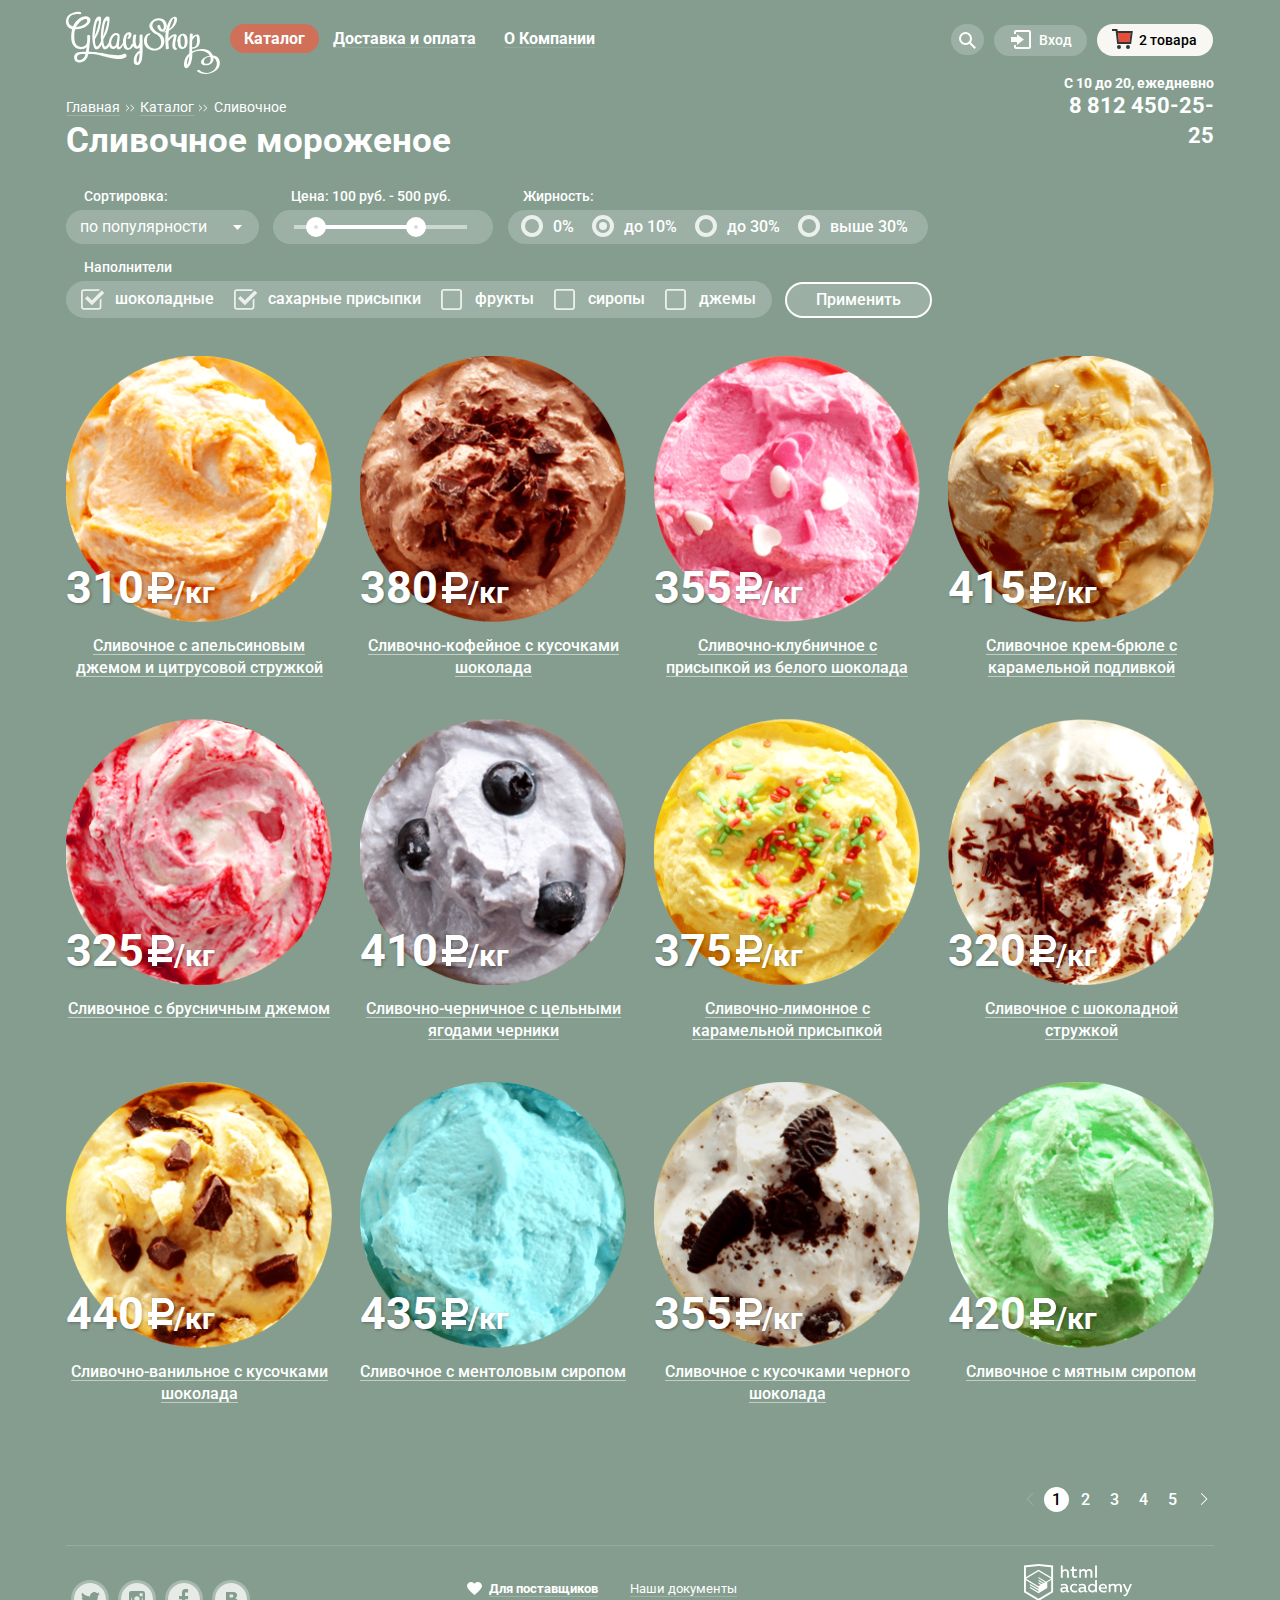
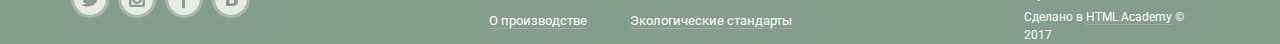
<file: catalog.html>
<!DOCTYPE html>
<html lang="ru">
  <head>
    <meta charset="utf-8">
    <title>Каталог - GlacyShop</title>
    <link href="https://fonts.googleapis.com/css?family=Roboto:400,500,700&amp;subset=cyrillic" rel="stylesheet">
    <link href="css/normalize.css" rel="stylesheet" >
    <link href="css/min.css" rel="stylesheet">
  </head>
  <body>
      <div class="content-center">
          <header class="main-header">
              <nav class="main-navigation">
                  <a class="main-header-logo" href="index.html">
                      <img src="img/logo.svg" width="154" height="64" alt="Glacy Shop">
                  </a>
                  <ul class="site-navigation">
                      <li class="site-nav-item site-nav-current">
                          <a class="btn item-link current-item-menu">Каталог</a>
                          <ul class="submenu">
                              <li><a class="item-submenu new-item" href="#">Новинки</a></li>
                              <li><a class="item-submenu current-item-submenu" href="catalog.html">Сливочное</a></li>
                              <li><a class="item-submenu" href="#">Щербеты</a></li>
                              <li><a class="item-submenu" href="#">Фруктовый лед</a></li>
                              <li><a class="item-submenu" href="#">Мелорин</a></li>
                          </ul>
                      </li>
                      <li class="site-nav-item">
                          <a class="btn item-link" href="#">Доставка и оплата</a>
                      </li>
                      <li class="site-nav-item">
                          <a class="btn item-link" href="#">О Компании</a>
                      </li>
                  </ul>
                  <ul class="user-navigation">
                      <li class="search-btn">
                         <a class="btn search" href="#"></a>
                         <section class="modal user-navigation-search">
                              <h2 class="visually-hidden">Введите свой запрос для поиска</h2>
                              <form>
                                  <input type="search" id="search-field" name="search" placeholder="Что ищем?" required>
                                  <label class="visually-hidden" for="search-field">Поиск</label>
                              </form>
                         </section>
                      </li>
                      <li class="login-btn">
                          <a class="btn login" href="#">Вход</a>
                          <section class="modal user-navigation-login">
                              <h2 class="visually-hidden">Введите свой логин и пароль для входа</h2>
                              <form action="https://echo.htmlacademy.ru" method="post">
                                  <fieldset>
                                      <legend class="visually-hidden">Вход в личный кабинет</legend>
                                      <input type="email" id="email-field" name="email" placeholder="Электронная почта" required>
                                      <label class="visually-hidden" for="email-field">Email</label><br>
                                      <input type="password" id="password-field" name="password" placeholder="Пароль" required>
                                      <label class="visually-hidden" for="password-field">Пароль</label>
                                      <button class="btn" value="login-button">Войти</button>
                                      <div class="login-wrapper">
                                          <a href="#">Забыли пароль?</a>
                                          <a href="#">Новая регистрация</a>
                                      </div>
                                  </fieldset>
                              </form>
                          </section>
                      </li>
                      <li class="cart-btn-full">
                          <a class="btn cart-full" href="#">2 товара</a>
                          <section class="modal user-navigation-cart">
                             <h2 class="visually-hidden">Корзина</h2>
                             <form action="https://echo.htmlacademy.ru" method="post">
                                 <table>
                                    <tr>
                                        <td>
                                            <a class="delete-item row-cart-1" href="#">отмена</a>
                                        </td>
                                        <td>
                                            <img src="img/icecream-small-1.png" width="33" height="33" alt="Пломбир с апельсиновым джемом"> 
                                            <p>Пломбир с апельсиновым джемом</p>
                                        </td>
                                        <td>1,5 кг х <span class="ice-price-cart">200 руб.</span></td>
                                        <td>300 руб.</td>
                                    </tr>
                                    <tr>
                                        <td>
                                            <a class="delete-item row-cart-2" href="#">отмена</a>
                                        </td>
                                        <td>
                                            <img src="img/icecream-small-2.png" width="33" height="33" alt="Клубничный пломбир с присыпкой из белого шоколада">
                                            <p>Клубничный пломбир с присыпкой<br>из белого шоколада</p>
                                        </td>
                                        <td>1,5 кг х <span class="ice-price-cart">300 руб.</span></td>
                                        <td>450 руб.</td>
                                    </tr>
                                    <tr class="amount">
                                        <td colspan="4">Итого: 750 руб.</td>
                                    </tr>
                                </table>
                                <button class="btn" value="cart-button">Оформить заказ</button>
                            </form>
                        </section>
                      </li>
                  </ul>
              </nav>
              <p class="schedule">С 10 до 20, ежедневно<br>
                  <span class="phone">8 812 450-25-25</span>
              </p>
          </header>
      </div>
      <main class="main-container">
          <div class="content-center">
              <ul class="breadcrumbs">
                  <li><a href="index.html">Главная</a></li>
                  <li><a href="catalog.html">Каталог</a></li>
                  <li><a class="current-breadcrumbs">Сливочное</a></li>
              </ul>
              <h1>Сливочное мороженое</h1>
              <section class="catalog-filters">
                 <h2 class="visually-hidden">Фильтры для выбора мороженого</h2>
                 <form class="icecream-filters" action="https://echo.htmlacademy.ru" method="post">
                     <div class="wrapper-filter">
                         <label for="sorting-filter">Сортировка:</label>
                         <select id="sorting-filter" name="sorting">
                             <option value="popular">по популярности</option>
                             <option value="cheap">сначала недорогие</option>
                             <option value="expensive">сначала дорогие</option>
                             <option value="faty">по жирности</option>
                         </select>
                     </div>
                     <div class="filter-range">
                         <div class="price-filter">Цена: 100 руб. &dash; 500 руб.</div>
                         <div class="price-controls">
                             <label class="min-price">от <input type="text" name="min-price" value="100"></label>
                             <label class="max-price">до <input type="text" name="max-price" value="500"></label>
                         </div>
                         <div class="range-controls">
                             <div class="scale">
                             </div>
                             <div class="range-toggle range-toggle-min"></div>
                             <div class="range-toggle range-toggle-max"></div> 
                         </div>
                     </div>
                     <fieldset class="faty-filter">
                         <legend>Жирность:</legend>
                         <div class=wrapper-filter>
                          <ul class="catalog-filters-list">
                              <li>
                                  <input class="fat-filter" type="radio" name="fat-filter" id="fat-0" value="fat-0">
                                  <label for="fat-0">0%</label>
                              </li>
                              <li>
                                  <input class="fat-filter" type="radio" name="fat-filter" id="fat-10" value="fat-10" checked>
                                  <label for="fat-10">до 10%</label></li>
                              <li>
                                  <input class="fat-filter" type="radio" name="fat-filter" id="fat-30" value="fat-30">
                                  <label for="fat-30">до 30%</label></li>
                              <li>
                                  <input class="fat-filter" type="radio" name="fat-filter" id="fatty" value="fatty">
                                  <label for="fatty">выше 30%</label></li>
                             </ul>
                         </div>
                     </fieldset>             
                     <fieldset class="fillers">
                         <legend>Наполнители</legend>
                         <div class="wrapper-filter">
                             <ul>
                                 <li class="filter-option checklist">
                                     <input class="fillers-checkbox" type="checkbox" id="filler-choco" name="fillers-filter" value="chokolate" checked> <label for="filler-choco">шоколадные</label>
                                 </li>
                                 <li class="filter-option checklist">
                                     <input class="fillers-checkbox" type="checkbox" id="filler-sugar" name="filler-filter" value="sugar" checked> 
                                     <label for="filler-sugar">сахарные присыпки</label>
                                 </li>
                                 <li class="filter-option checklist">
                                     <input class="fillers-checkbox" type="checkbox" id="filler-fruit" name="filler-filter" value="fruit"> <label for="filler-fruit">фрукты</label>
                                 </li>
                                 <li class="filter-option checklist">
                                     <input class="fillers-checkbox" type="checkbox" id="filler-syrop" name="filler-filter" value="syrop"> <label for="filler-syrop">сиропы</label>
                                 </li>
                                 <li class="filter-option checklist">
                                     <input class="fillers-checkbox" type="checkbox" id="filler-jam" name="filler-filter" value="jam"> <label  for="filler-jam">джемы</label>
                                 </li>
                             </ul>
                         </div>
                     </fieldset>
                     <button class="btn btn-filter" type="submit" value="submit-filter">Применить</button>
                 </form>
              </section>
              <section class="catalog">
                  <h2 class="visually-hidden">Каталог сливочного мороженого</h2>
                  <ul class="catalog-list">
                      <li class="catalog-item">
                        <a class="icecream" href="#">
                            <img src="img/icecream-1.png" width="267" height="267" alt="Сливочное мороженое с апельсиновым джемом и цитрусовой стружкой">
                            <p class="price">310<span class="weight">/кг</span></p>
                            <p class="icecream-title">Сливочное с апельсиновым<br>джемом и цитрусовой стружкой</p>
                            <p class="btn">Быстрый просмотр</p>
                        </a>
                      </li>
                      <li class="catalog-item">
                        <a class="icecream" href="#">
                            <img src="img/icecream-2.png" width="267" height="267" alt="Сливочно-кофейное мороженое с кусочками<br>шоколада">
                            <p class="price">380<span class="weight">/кг</span></p>
                            <p class="icecream-title">Сливочно-кофейное с кусочками шоколада</p>
                            <p class="btn">Быстрый просмотр</p>
                        </a>
                      </li>
                      <li class="catalog-item">
                        <a class="icecream" href="#">
                            <img src="img/icecream-3.png" width="267" height="267" alt="Сливочно-клубничное мороженое с присыпкой из белого шоколада">
                            <p class="price">355<span class="weight">/кг</span></p>
                            <p class="icecream-title">Сливочно-клубничное с присыпкой из белого шоколада</p>
                            <p class="btn">Быстрый просмотр</p>
                        </a>
                      </li>
                      <li class="catalog-item">
                        <a class="icecream" href="#">
                            <img src="img/icecream-4.png" width="267" height="267" alt="Сливочное крем-брюле с карамельной подливкой">
                            <p class="price">415<span class="weight">/кг</span></p>
                            <p class="icecream-title">Сливочное крем-брюле с карамельной подливкой</p>
                            <p class="btn">Быстрый просмотр</p>
                        </a>
                      </li>
                      <li class="catalog-item">
                        <a class="icecream" href="#">
                            <img src="img/icecream-5.png" width="267" height="267" alt="Сливочное мороженое с брусничным джемом">
                            <p class="price">325<span class="weight">/кг</span></p>
                            <p class="icecream-title">Сливочное с брусничным джемом</p>
                            <p class="btn">Быстрый просмотр</p>
                        </a>
                      </li>
                      <li class="catalog-item">
                        <a class="icecream" href="#">
                            <img src="img/icecream-6.png" width="267" height="267" alt="Сливочно-черничное мороженое с цельными ягодами черники">
                            <p class="price">410<span class="weight">/кг</span></p>
                            <p class="icecream-title">Сливочно-черничное с цельными ягодами черники</p>
                            <p class="btn">Быстрый просмотр</p>
                        </a>
                      </li>
                      <li class="catalog-item">
                        <a class="icecream" href="#">
                            <img src="img/icecream-7.png" width="267" height="267" alt="Сливочно-лимонное мороженое с карамельной присыпкой">
                            <p class="price">375<span class="weight">/кг</span></p>
                            <p class="icecream-title">Сливочно-лимонное с карамельной присыпкой</p>
                            <p class="btn">Быстрый просмотр</p>
                        </a>
                      </li>
                      <li class="catalog-item">
                        <a class="icecream" href="#">
                            <img src="img/icecream-8.png" width="267" height="267" alt="Сливочное мороженое с шоколадной стружкой">
                            <p class="price">320<span class="weight">/кг</span></p>
                            <p class="icecream-title">Сливочное с шоколадной стружкой</p>
                            <p class="btn">Быстрый просмотр</p>
                        </a>
                      </li>
                      <li class="catalog-item">
                        <a class="icecream" href="#">
                            <img src="img/icecream-9.png" width="267" height="267" alt="Сливочно-ванильное мороженое с кусочками шоколада">
                            <p class="price">440<span class="weight">/кг</span></p>
                            <p class="icecream-title">Сливочно-ванильное с кусочками шоколада</p>
                            <p class="btn">Быстрый просмотр</p>
                        </a>
                      </li>
                      <li class="catalog-item">
                        <a class="icecream" href="#">
                            <img src="img/icecream-10.png" width="267" height="267" alt="Сливочное мороженое с ментоловым сиропом">
                            <p class="price">435<span class="weight">/кг</span></p>
                            <p class="icecream-title">Сливочное с ментоловым сиропом</p>
                            <p class="btn">Быстрый просмотр</p>
                        </a>
                      </li>
                      <li class="catalog-item">
                        <a class="icecream" href="#">
                            <img src="img/icecream-11.png" width="267" height="267" alt="Сливочное мороженое с кусочками черного шоколада">
                            <p class="price">355<span class="weight">/кг</span></p>
                            <p class="icecream-title">Сливочное с кусочками черного шоколада</p>
                            <p class="btn">Быстрый просмотр</p>
                        </a>
                      </li>
                      <li class="catalog-item">
                        <a class="icecream" href="#">
                            <img src="img/icecream-12.png" width="267" height="267" alt="Сливочное мороженое с мятным сиропом">
                            <p class="price">420<span class="weight">/кг</span></p>
                            <p class="icecream-title">Сливочное с мятным сиропом</p>
                            <p class="btn">Быстрый просмотр</p>
                        </a>
                      </li>
                  </ul>
                  <ul class="paginator-list">
                      <li><a class="pagination-item previous-page" href=#>0</a></li>
                      <li><a class="pagination-item pagination-item-current">1</a></li>
                      <li><a class="pagination-item" href="#">2</a></li>
                      <li><a class="pagination-item" href="#">3</a></li>
                      <li><a class="pagination-item" href="#">4</a></li>
                      <li><a class="pagination-item" href="#">5</a></li>
                      <li><a class="pagination-item next-page" href="#">0</a></li>
                 </ul>
              </section>
          </div>
      </main>
      <div class="content-center">
          <footer class="main-footer-inner">
             <div class="footer-center">
                <ul class="footer-social">
                  <li><a class="social-tw" href="https://twitter.com">Твиттер</a></li>
                  <li><a class="social-in" href="https://www.instagram.com">Инстаграм</a></li>
                  <li><a class="social-fb" href="https://www.facebook.com">Фейсбук</a></li>
                  <li><a class="social-vk" href="https://vk.com">Вконтакте</a></li>
               </ul>
               <ul class="footer-info">
                  <li><a class="provider" href="#">Для поставщиков</a></li>
                  <li><a href="#">Наши документы</a></li>
                  <li><a href="#">О производстве</a></li>
                  <li><a href="#">Экологические стандарты</a></li>
               </ul>
                  <div class="footer-logo">
                      <a href= "https://htmlacademy.ru/intensive/htmlcss"><img src="img/logo-htmlacademy.svg" width="108" height="39" alt="HTML Academy">
                          <p>Сделано в <span class="footer-copyright">HTML Academy</span> &copy; 2017</p></a>
                  </div>
             </div>
          </footer>
      </div>
  </body>
</html>
</file>
<file: css/min.css>
html{margin:0}body{margin:0 auto;min-width:1200px;height:100%;position:relative;font-family:"Roboto","Arial",sans-serif;font-size:16px;font-weight:400;line-height:22px;color:#fff;background-color:#849d8f}.site-wrapper{min-width:100%}.visually-hidden{position:absolute;width:1px;height:1px;clip:rect(0,0,0,0)}.content-center{margin:0 auto;padding:0 26px;width:1148px}.btn,.btn:visited,.btn:focus{color:#fff;background-image:linear-gradient(to top,#e84c36,#f26743);border-radius:25px;font-weight:700;font-size:18px;line-height:24px;border:none;box-shadow:0 2px 0 0 #9e4334;text-shadow:0 1px 5px rgba(0,0,0,0.5);text-align:center;vertical-align:middle;text-decoration:none}.btn:hover{background-image:linear-gradient(to top,#ed705e,#f58569);box-shadow:0 2px 0 0 #ac1000;color:#fff}.btn:active{background-image:linear-gradient(to bottom,#d84833,#e0603e);box-shadow:0 -2px 0 0 #952718;color:#fceeec}.main-header{display:flex;flex-wrap:wrap;justify-content:space-between;padding-top:11px;z-index:5}.main-header-logo{width:154px;height:64px;margin-right:10px}.main-navigation{display:flex}.user-navigation{display:flex;justify-content:flex-end;width:397px}.site-navigation{display:flex;justify-content:flex-start;width:586px;margin:0;padding:0}.site-nav-item{position:relative;margin-top:12px;padding:0 6px}.site-navigation,.user-navigation,.submenu,.user-navigation{list-style:none;margin:0;padding:0}.site-navigation .item-link,.site-navigation .item-link:visited,.site-navigation .item-link:focus{font-size:16px;line-height:32px;color:#fff;background:linear-gradient(to top,transparent 4px,rgba(255,255,255,0.2) 4px,transparent 5px);border-radius:0;text-shadow:none;box-shadow:none;border:none;margin:0 8px;padding:4px 0}.site-navigation .item-link:hover{background-color:#f8f7f4;color:#000;border-radius:25px;margin:0;padding:8px}.site-navigation .item-link:active{background-color:#ededed;color:#000;box-shadow:inset 0 2px 2px 0 #696969}.site-nav-item:hover .submenu{display:block}.site-navigation .current-item-menu,.site-navigation .current-item-menu:hover,.site-navigation .current-item-menu:active,.site-navigation .current-item-menu:visited{background-color:#d07058;background-image:none;color:#fff;padding:5px 14px;font-size:16px;font-weight:700;line-height:32px;border-radius:25px;margin:0}.site-nav-current{padding:0}.submenu{display:none;position:absolute;overflow:hidden;top:35px;left:-5px;width:144px;border-radius:5px;background-color:#f8f7f4;box-shadow:0 15px 40px 0 rgba(0,0,0,0.5);padding:0;margin:0;z-index:1}.submenu li{margin:0}.submenu .current-item-submenu{display:block;text-decoration:none;background-color:#d07058;color:#fff;font-size:14px;font-weight:700;line-height:16px;padding-left:22px;padding-top:10px}.submenu .new-item::after{content:"";position:absolute;width:128px;height:1px;top:38px;left:8px;background-color:#d1d0ce}.submenu .item-submenu{display:block;height:28px;padding-left:22px;padding-top:10px}.item-submenu,.item-submenu:visited{color:#000;font-size:14px;font-weight:400;line-height:16px;text-decoration:none}.submenu .new-item{font-weight:700}.item-submenu:hover{background-color:#fbded7}.item-submenu:active{background-color:#f6b5a5}.user-navigation li{margin-left:10px;margin-top:17px}.search-btn,.login-btn,.cart-btn-full{position:relative}.search,.login,.cart,.cart-full{background-color:rgba(255,255,255,0.2);font-size:14px;line-height:16px;font-weight:500}.search,.search:visited,.search:focus{font-size:14px;background-image:url(../img/loupe.svg);background-repeat:no-repeat;background-position:8px 8px;box-shadow:none;padding:8px 16px 7px 17px}.search:hover,.search:active{box-shadow:none;background-color:#f8f7f4;background-image:url(../img/loupe-hover.svg)}.user-navigation-search{position:absolute;right:0;top:33px;padding:17px 20px;padding-bottom:0;box-shadow:0 10px 40px 6px rgba(0,0,0,0.2)}.user-navigation-search input{margin:0;margin-bottom:17px;border-radius:5px;font-size:16px;line-height:24px;font-weight:400;color:#000;box-sizing:border-box;padding:10px 110px 10px 16px}.search-btn:hover .user-navigation-search,.user-navigation-search:hover{display:block}.login,.login:visited,.login:focus{font-size:14px;background-image:url(../img/entrance.svg);background-repeat:no-repeat;background-position:17px 5px;box-shadow:none;text-shadow:none;padding:7px 15px 8px 45px}.login:hover,.login:active{box-shadow:none;text-shadow:none;color:#000;background-image:url(../img/entrance-hover.svg);background-color:#f8f7f4}.user-navigation-login{position:absolute;right:0;top:33px;display:block;padding:20px;padding-top:0;box-shadow:0 10px 40px 6px rgba(0,0,0,0.2)}.user-navigation-login input[type="email"],.user-navigation-login input[type="password"]{border-radius:5px;margin-top:20px;font-size:16px;line-height:24px;font-weight:400;color:#000;padding:10px 40px 10px 16px}.user-navigation-login input[type="password"]{margin-bottom:20px}.user-navigation-login .btn{padding:10px 25px;float:left}.login-wrapper{float:right;width:120px;font-size:13px;line-height:24px;font-weight:400}.login-wrapper a,.login-wrapper a:focus{text-decoration:none;color:#000;border-bottom:1px solid #000}.login-wrapper a:hover,.login-wrapper a:active{color:#e84d37;border-bottom:1px solid rgba(232,77,55,0.5)}.login-btn:hover .user-navigation-login,.user-navigation-login:hover{display:block}.cart,.cart:focus,.cart:visited{font-size:14px;background-image:url(../img/basket.svg);background-repeat:no-repeat;background-position:15px 5px;box-shadow:none;text-shadow:none;padding:8px 32px 8px 45px}.cart:hover,.cart:active{background-image:url(../img/basket-hover.svg);box-shadow:none;text-shadow:none;background-color:#f8f7f4;color:#000}.cart-full,.cart-full:hover,.cart-full:active,.cart-full:visited,.cart-full:focus{font-size:14px;background-image:url(../img/basket-red.svg);background-repeat:no-repeat;background-position:15px 5px;text-shadow:none;box-shadow:none;background-color:#f8f7f4;color:#000;padding:8px 16px 8px 42px}.cart-btn-full:hover .user-navigation-cart,.user-navigation-cart:hover{display:block}.user-navigation-cart{box-sizing:border-box;width:539px;position:absolute;top:33px;right:0;padding:15px 20px;padding-top:30px;box-shadow:0 10px 40px 6px rgba(0,0,0,0.2);font-size:13px;line-height:16px;font-weight:400}.user-navigation-cart td{padding:0;vertical-align:top}.user-navigation-cart img{float:left;margin:-8px 14px 20px}.user-navigation-cart p{margin:0;margin-left:65px;margin-right:23px;padding-bottom:5px}.amount td{font-weight:700;text-align:right;border-top:1px solid #ccccc9;padding-top:18px;padding-bottom:15px}.ice-price-cart{color:#999;background-color:#f8f7f4;margin-right:33px}.user-navigation-cart .btn{padding:9px 15px;margin-left:320px;font-size:18px;line-height:24px}.delete-item{font-size:1px;color:transparent}.row-cart-1::before,.row-cart-1::after{content:"";position:absolute;width:15px;height:1px;background-color:#000;left:21px;top:40px}.row-cart-1::before{transform:rotate(45deg)}.row-cart-1::after{transform:rotate(135deg)}.row-cart-2::before,.row-cart-2::after{content:"";position:absolute;width:15px;height:1px;background-color:#000;left:21px;top:85px}.row-cart-2::before{transform:rotate(45deg)}.row-cart-2::after{transform:rotate(135deg)}.schedule{margin:0;margin-left:auto;width:170px;height:50px;text-align:right;font-size:14px;line-height:16px;font-weight:700}.phone{font-size:22px;line-height:30px;font-weight:700}.presentation{position:relative;padding-top:268px;text-align:center;color:#fff}.presentation-list{margin:0;padding:0;list-style:none}.presentation-title{width:700px;margin:0 auto;margin-bottom:30px;font-size:60px;line-height:60.35px;font-weight:700;text-align:center}.slider-button{position:relative;display:inline-block;vertical-align:top;padding:10px 40px;margin-bottom:40px;font-size:32px;line-height:44px;font-weight:700;border-radius:60px;cursor:pointer}.slider-controls{position:absolute;bottom:63px;left:1px;bottom:65px;z-index:20;font-size:0}.slider-controls label{display:inline-block;width:17px;height:17px;margin-right:8px;vertical-align:top;background-color:transparent;border:2px solid #fff;border-radius:50%;cursor:pointer}.slider-controls label:hover{background-color:rgba(255,255,255,0.4)}.slide{display:none}.control-slider-hide{display:none}#product-1:checked ~ .site-wrapper .slide1,#product-2:checked ~ .site-wrapper .slide2,#product-3:checked ~ .site-wrapper .slide3{display:block}#product-1:checked ~ .site-wrapper label[for="product-1"],#product-2:checked ~ .site-wrapper label[for="product-2"],#product-3:checked ~ .site-wrapper label[for="product-3"]{background-color:#fff}#product-1:checked ~ .site-wrapper{background:url(../img/slider-raspberry-icecream.png) no-repeat center 83px,radial-gradient(400px 400px at center 300px,#caf0dc,transparent);background-color:#849d8f}#product-2:checked ~ .site-wrapper{background:url(../img/slider-lemon-icecream.png) no-repeat center 83px,radial-gradient(400px 400px at center 300px,#d7ebfc,transparent);background-color:#8996a6}#product-3:checked ~ .site-wrapper{background:url(../img/strawberry-icecream.png) no-repeat center 83px,radial-gradient(400px 400px at center 300px,#fae4db,transparent);background-color:#9d8b84}.banner-wrapper{display:flex}.banner{width:530px;min-height:188px;border-radius:20px;padding-left:20px;padding-top:17px;padding-right:20px;margin-bottom:35px}.banner h2{font-size:35px;line-height:41px;font-weight:700;padding:0;margin:0;margin-bottom:16px}.banner p{color:#fff;font-weight:700;font-size:18px;line-height:22px;margin:0;margin-bottom:44px}.raspberries{background-color:#b1011f;background-image:url(../img/raspberries.jpg);background-repeat:no-repeat;padding-bottom:22px}.chocolate{background-color:#5b351f;background-image:url(../img/chocolate.jpg);background-repeat:no-repeat;margin-left:30px;padding-bottom:22px}.banner .btn{display:block;margin-left:auto;height:45px;line-height:45px}.raspberries .btn{width:165px}.chocolate .btn{width:190px}.hits-list,.catalog-list{display:flex;flex-wrap:wrap;justify-content:space-between;margin:0;padding:0;list-style:none;margin-left:-13px;margin-right:-13px}.hits-item,.catalog-item{position:relative;width:292px;margin-bottom:20px}.hits-item{margin-bottom:28px}.hit,.icecream{font-weight:500;text-align:center;text-decoration:none;font-size:16px;line-height:22px;font-weight:500;display:block;color:#fff;padding:6px 13px 14px}.hit:hover,.icecream:hover{border-radius:5px;background-color:rgba(255,255,255,0.2);box-shadow:0 10px 40px rgba(0,0,0,0.2);position:absolute;z-index:2}.hit .btn,.icecream .btn{padding:10px 18px;display:none}.hit:hover .btn,.icecream:hover .btn{display:inline-block;vertical-align:top;margin:0;margin-top:18px}.hit::before{content:"";position:absolute;width:61px;height:61px;background-image:url(../img/hit.svg);background-repeat:no-repeat}.hit img,.icecream img{border-style:none;max-width:100%;height:auto;margin-bottom:7px}.hit-title,.icecream-title{display:inline;vertical-align:top;background:linear-gradient(to top,rgba(255,255,255,1),transparent 1px);margin:0}.price{position:absolute;font-size:45px;line-height:45px;font-weight:700;text-shadow:1px 1px 3px rgba(0,0,0,0.3);top:215px;margin:0}.weight{font-size:30px;line-height:45px;font-weight:700}.weight::before{content:url("../img/ruble.png");position:relative;top:3px;left:3px}.promo{width:1108px;min-height:267px;margin:0;margin-bottom:40px;padding:0;padding:28px 20px;padding-bottom:10px;background-color:#ebdfc4;background-image:url(../img/wafer.png);background-repeat:repeat;border-radius:20px;border:1px solid transparent}.promo-list{position:relative;padding:0;display:flex;flex-wrap:wrap;justify-content:space-between;list-style:none;margin:0;margin-left:57px;margin-right:10px}.promo h2{font-size:24px;line-height:30px;font-weight:500;color:#000;margin:0}.promo-item{width:476px;font-size:16px;font-weight:400;line-height:22px;color:#000;position:relative;padding-top:22px}.promo-item:nth-child(1)::before,.promo-item:nth-child(2)::before,.promo-item:nth-child(3)::before,.promo-item:nth-child(4)::before{content:"";position:absolute;width:49px;height:49px;top:7px;left:-57px}.promo-item:nth-child(1)::before{background-image:url(../img/ice-cream.svg);background-repeat:no-repeat}.promo-item:nth-child(2)::before{background-image:url(../img/cow.svg);background-repeat:no-repeat}.promo-item:nth-child(3)::before{background-image:url(../img/eco.svg);background-repeat:no-repeat}.promo-item:nth-child(4)::before{background-image:url(../img/thermometer.svg);background-repeat:no-repeat}.blognews-subscribe-wrapper{display:flex;margin-bottom:41px}.blognews,.subscribe{border-radius:15px;position:relative}.blognews{width:525px;padding:27px 20% 27px 20px;background-color:#fff;overflow:hidden}.blognews h2{color:#323232;font-weight:500;font-size:16px;line-height:22px;margin:0;z-index:1;position:relative}.blognews a{position:relative;z-index:1;padding-top:1px;padding-bottom:1px;color:#323232;background-color:rgba(255,255,255,0.8);text-decoration:underline;font-size:24px;line-height:30px;font-weight:700}.blognews img{position:absolute;top:-30px;right:-50px}.subscribe{width:554px;background-color:#f8f7f4;background-image:repeating-linear-gradient(135deg,#f8f7f4,#f8f7f4 10px,#92cdff 10px,#92cdff 20px,#f8f7f4 20px,#f8f7f4 30px,#fe9e90 30px,#fe9e90 40px);color:#5a5a5a;margin-left:28px;padding:6px}.subscribe div{background-color:#f8f7f4;min-height:145px;width:507px;border-radius:10px;padding:30px 22px 35px 20px}.subscribe p{margin:0;margin-bottom:37px;font-size:16px;line-height:22px;font-weight:400}.subscribe form{display:flex;justify-content:space-between}.subscribe input{width:352px;border-radius:5px;border:1px solid #d3d3d2;font-size:16px;line-height:24px;font-weight:400;padding-top:8px;padding-bottom:8px;padding-left:15px}.subscribe .btn{width:130px;padding:7px 22px}.contacts iframe{width:100%;height:430px;border:0}.feedback-wrapper{position:relative;width:1200px;margin:0 auto}.feedback{box-sizing:border-box;padding:30px 27px;position:absolute;bottom:70px;right:26px;width:305px;background-color:#fdfefe;color:#000;border-radius:10px;font-size:16px;line-height:22px;font-weight:400}.feedback p{width:256px;margin:0;margin-bottom:28px;text-align:left;font-size:14px;line-height:20px;font-weight:400}.feedback p:first-of-type{margin-bottom:20px}.feedback span{color:#000;font-size:18px;line-height:24px;font-weight:700}.contacts .btn{display:block;width:250px;line-height:45px;height:45px}.main-footer{margin-top:10px;padding-bottom:30px}.main-footer-inner{margin-top:17px}.footer-center{display:flex;width:1148px;margin:0 auto}.footer-social,.footer-info{list-style:none;padding:0;margin:0;margin-right:210px;min-height:40px}.footer-social{display:flex;font-size:0;width:180px;margin-left:-7px;margin-top:20px;margin-right:250px}.footer-social li{min-height:40px;margin-left:15px}.social-tw,.social-in,.social-fb,.social-vk,.social-tw:focus,.social-in:focus,.social-fb:focus,.social-vk:focus{display:block;height:32px;border-radius:50%;box-shadow:0 0 0 3px rgba(255,255,255,0.3)}.social-tw::before{content:url("../img/twitter.svg")}.social-in::before{content:url("../img/instagram.svg")}.social-fb::before{content:url("../img/fb.svg")}.social-vk::before{content:url("../img/vk.svg")}.social-tw:hover,.social-in:hover,.social-fb:hover,.social-vk:hover,.social-tw:active,.social-in:active,.social-fb:active,.social-vk:active{box-shadow:0 0 0 4px rgba(255,255,255,0.7)}.social-tw::before,.social-in::before,.social-fb::before,.social-vk::before{width:32px;height:32px;opacity:.8}.social-tw:hover::before,.social-in:hover::before,.social-fb:hover::before,.social-vk:hover::before{opacity:1}.social-tw:active::before,.social-in:active::before,.social-fb:active::before,.social-vk:active::before{opacity:.7}.footer-info{position:relative;display:flex;flex-wrap:wrap;margin:0;padding:0;margin-right:auto;margin-top:17px;width:330px;color:#fff;font-size:13px;line-height:18px;font-weight:400}.footer-info li{width:165px}.footer-info li:nth-child(2n+2){margin-left:-24px}.footer-info .provider{font-weight:700;border-bottom:1px solid rgba(255,255,255,0.2)}.footer-info .provider:hover,.footer-info .provider:active{color:#ffbc9e;border-bottom:1px solid rgba(255,188,158,0.2)}.footer-info .provider::after,.footer-info .provider:focus::after{content:"";background-image:url(../img/heart.svg);background-repeat:no-repeat;position:absolute;width:15px;height:13px;top:2px;left:-22px}.footer-info .provider:active::after,.footer-info .provider:hover::after{content:url("../img/heart-pink.svg")}.footer-info a,.footer-info a:visited,.footer-info a:focus{font-weight:400;color:#fff;text-decoration:none;border-bottom:1px solid rgba(255,255,255,0.2)}.footer-info a:hover,.footer-info a:active{color:#ffbc9e;border-bottom:1px solid rgba(255,188,158,0.2)}.footer-logo p,.footer-logo a,.footer-copyright,.footer-copyright:focus,.footer-copyright:visited{font-size:12px;line-height:18px;font-weight:400;color:#fff;text-decoration:none}.footer-copyright,.footer-copyright:focus,.footer-copyright:visited{border-bottom:1px solid rgba(255,255,255,0.2)}.footer-copyright:hover,.footer-copyright:active{color:#ffbc9e;border-bottom:1px solid rgba(255,188,158,0.2)}.footer-logo p{margin:0;width:190px}.modal{display:none;border-radius:10px;background-color:#f8f7f4;color:#000;z-index:2}.modal-question{position:fixed;display:none;position:fixed;border-radius:10px;background-color:#f8f7f4;color:#000;z-index:2;left:50%;top:150px;width:425px;padding:0 26px;padding-top:20px;margin-left:-239px;box-shadow:0 10px 40px 6px rgba(0,0,0,0.2)}.modal-question-overlay{position:fixed;top:0;left:0;width:100%;height:100%;background-color:rgba(0,0,0,0.3);z-index:1}.modal-question-overlay-show{display:block}.modal-question h2{margin:0;margin-bottom:25px;color:#000;font-size:24px;line-height:28px;font-weight:500}.modal input,.modal input[type="email"],.modal input[type="password"],.modal-question textarea,.modal input:focus,.modal input[type="email"]:focus,.modal input[type="password"]:focus,.modal-question textarea:focus{border:none;box-shadow:0 0 0 1px #d3d3d2;outline:none}.modal-question input{width:267px;margin-bottom:18px;padding-left:16px;padding-top:10px;padding-bottom:10px;border-radius:5px;font-size:16px;line-height:24px;font-weight:400;color:#000}.modal-question textarea{padding-left:16px;padding-right:144px;padding-top:12px;margin-bottom:25px;box-sizing:border-box;border-radius:5px;resize:none;width:100%;height:155px}.modal input:hover,.modal input[type="email"]:hover,.modal input[type="password"]:hover,.modal-question textarea:hover{box-shadow:0 0 0 2px #c7c6c5;outline:none}.modal input:active,.modal input[type="email"]:active,.modal input[type="password"]:active,.modal-question textarea:active{box-shadow:0 0 0 2px #8fbdec;outline:none}.modal input::-webkit-input-placeholder,.modal input::-moz-placeholder,.modal input:-moz-placeholder,.modal input:-ms-input-placeholder,.modal-question textarea::-webkit-input-placeholder,.modal-question textarea::-moz-placeholder,.modal-question textarea:-moz-placeholder,.modal-question textarea:-ms-input-placeholder{color:#b4b4b4}.modal fieldset{border:none;padding:0;margin:0}.modal-question .btn{padding:12px 25px;margin-left:95px;margin-bottom:25px}.modal-question-close{position:absolute;top:25px;right:20px;background-color:transparent;background-image:url(../img/cross-big.svg);border:none;width:18px;height:17px;cursor:pointer;font-size:0;outline:none}.modal-question-show{display:block;animation:modal-question-animation .7s}.modal-error{animation:error-shake .6s}@keyframes modal-question-animation{0%{transform:translateY(-2000px)}30%{transform:translateY(-1000px)}100%{transform:translate(0)}}@keyframes error-shake{0%,100%{transform:translateX(0)}10%,30%,50%,70%,90%{transform:translateX(-10px)}20%,40%,60%,80%{transform:translateX(10px)}}.breadcrumbs{display:flex;position:relative;width:267px;margin:0;padding:0;margin-top:-26px;margin-bottom:5px;list-style:none;font-size:14px;line-height:16px;font-weight:400}.breadcrumbs li{padding-right:20px}.breadcrumbs li::after{content:"";position:absolute;background-image:url(../img/icon-right-small.svg);background-repeat:repeat;transform:scale(0.55);width:16px;height:12px;top:3px}.breadcrumbs li:nth-of-type(1)::after{left:56px}.breadcrumbs li:nth-of-type(2)::after{left:129px}.breadcrumbs li:nth-of-type(3)::after{background-image:none}.breadcrumbs .current-breadcrumbs::after{content:none}.breadcrumbs a,.breadcrumbs a:focus,.breadcrumbs a:visited{font-size:14px;line-height:16px;font-weight:400;color:#fff;text-decoration:none;border-bottom:1px solid rgba(255,255,255,0.2)}.breadcrumbs a:hover,.breadcrumbs a:active{color:#ffbc9e;border-bottom:1px solid rgba(255,188,158,0.2)}.breadcrumbs .current-breadcrumbs,.breadcrumbs .current-breadcrumbs:focus,.breadcrumbs .current-breadcrumbs:hover,.breadcrumbs .current-breadcrumbs:active,.breadcrumbs .current-breadcrumbs:visited{font-size:14px;line-height:16px;font-weight:400;color:#fff;text-decoration:none;border:none}.main-container h1{margin-top:0;margin-bottom:27px;font-size:35px;line-height:41px;font-weight:700}.wrapper-filter{position:relative;display:flex;flex-direction:column}.catalog-filters form{display:flex;flex-wrap:wrap}.catalog-filters label,.catalog-filters legend,.price-filter{font-size:14px;line-height:16px;font-weight:500;margin-bottom:6px;margin-left:18px}.catalog-filters{margin-bottom:32px}.catalog-filters,.fillers label,.faty-filter label{font-size:16px;line-height:18px;font-weight:500}.catalog-filters select,.catalog-filters p,.faty-filter .wrapper-filter{background-color:rgba(255,255,255,0.2);color:#fff;border:0;border-radius:30px;padding:0;margin:0;outline:0;margin-right:14px}.catalog-filters fieldset{padding:0;margin:0;border:none}.catalog-filters select,.catalog-filters select:visited{display:inline-block;padding:8px 14px;padding-right:35px;margin-bottom:15px;vertical-align:top;font-size:16px;line-height:18px;-webkit-appearance:none;-moz-appearance:none;appearance:none;background-image:url(../img/select-arrow.svg);background-repeat:no-repeat;background-position:167px 15px}select::-ms-expand{display:none}.catalog-filters select:focus,.catalog-filters select:hover,.catalog-filters select:active{color:#323232}.catalog-filters select:hover,.catlog-filters select:active{background-image:url(../img/select-arrow-dark.svg)}.filter-range{width:220px;margin-right:15px}.price-controls{height:34px;background-color:rgba(255,255,255,0.2);border-radius:30px;font-size:0}.range-controls .scale::after{content:"";position:absolute;top:-19px;left:21px;width:173px;height:4px;background-color:rgba(255,255,255,0.5);cursor:pointer}.range-controls .scale::before{content:"";position:absolute;top:-19px;left:52px;width:86px;height:4px;background-color:#fff}.price-controls label{display:inline-block;vertical-align:top;cursor:pointer;font-size:14px;color:transparent}.price-controls .min-price,.price-controls .max-price{width:178px}.price-controls input{width:178px;margin:0;color:inherit;font:inherit;background:none;border:none}.range-controls{position:relative}.range-toggle{position:absolute;top:-27px;left:33px;width:4px;height:4px;background-color:rgba(255,255,255,0.2);box-shadow:0 0 0 2px transparent;border:8px solid #fff;border-radius:50%}.range-toggle:hover{cursor:pointer;box-shadow:0 0 0 2px #fff}.range-toggle-max{left:133px}.catalog-filters-list{display:flex;margin:0;padding:0;list-style-type:none}.faty-filter .wrapper-filter{display:inline-block;vertical-align:top;margin-top:6px;margin-right:0;padding:8px 0 8px 15px}.faty-filter legend{margin:0;margin-left:15px}.filter-option{display:inline-block;vertical-align:top}.catalog-filters-list .filter-option:nth-child(4){padding-right:0}.filter-option label{display:block;cursor:pointer}.checklist input,.catalog-filters-list input{display:none}.catalog-filters-list li{position:relative;padding-right:20px;padding-left:12px}.fat-filter + label::before{content:"";position:absolute;top:-3px;left:-2px;border:4px solid rgba(255,255,255,0.8);width:14px;height:14px;border-radius:50%}.fat-filter:focus + label::before,.fat-filter:hover + label::before{border-color:#fff;cursor:pointer}.fat-filter:checked + label::after{content:"";position:absolute;top:4px;left:5px;width:8px;height:8px;background-color:rgba(255,255,255,0.8);border-radius:50%}.fat-filter:checked:hover + label::after{background-color:#fff;cursor:pointer}.catalog-filters select:hover{color:#000}.catalog-filters option{font-size:14px;line-height:16px;font-weight:400;background-color:#fff}.fillers{margin:0;padding:px 10px 17px 0}.fillers .wrapper-filter{border-radius:30px;background-color:rgba(255,255,255,0.2);padding:8px 0 8px 15px}.fillers ul{margin:0;padding:0}.checklist label{display:inline-block;vertical-align:top;padding:0;margin:0;margin-right:16px}.fillers-checkbox + label::before{content:"";display:inline-block;width:24px;height:21px;margin-right:10px;background-image:url(../img/checkbox-off.svg);background-repeat:no-repeat;background-size:21px 21px;background-position:0 0;vertical-align:middle;opacity:.8}.fillers-checkbox:checked + label::before{background-image:url(../img/checkbox-on.svg);background-repeat:no-repeat;background-size:24px 21px}.fillers-checkbox:hover + label::before,.fillers-checkbox:checked:hover + label::before{opacity:1}.fillers-checkbox:disabled + label::before,.fillers-checkbox:checked:disabled + label::before,.fat-filter:disabled + label::before,.fat-filter:checked:disabled + label::before{opacity:.4}.btn-filter,.btn-filter:visited,.btn-filter:focus{color:#fff;font-size:16px;line-height:18px;font-weight:500;background-image:none;box-shadow:0 0 0 2px #fff;background-color:rgba(255,255,255,0.19);text-shadow:none;padding:0 29px;height:32px;margin-top:25px;margin-left:15px;outline:none}.btn-filter:hover{color:#000;background-color:#fbfcfb;background-image:none;box-shadow:0 0 0 2px #fff}.btn-filter:active{color:#000;background-color:#eaeaea;background-image:none;box-shadow:inset 0 1px 0 0 #6a6b6a;outline:0}.catalog{background-image:linear-gradient(to top,rgba(255,255,255,0.3),transparent 1px);padding-bottom:35px}.paginator-list{position:relative;display:flex;justify-content:flex-end;width:270px;padding:0;margin:0;margin-left:auto;margin-top:50px;list-style:none}.pagination-item,.pagination-item:visited{text-decoration:none;font-size:16px;line-height:18px;font-weight:500;color:#fff;padding:3px 8px;border-radius:50%;margin-left:3px}.pagination-item:hover{color:#fff;background-color:rgba(255,255,255,0.2)}.pagination-item:active,.pagination-item-current,.pagination-item-current:hover,.pagination-item-current:active{color:#000;background-color:#fff}.pagination-item:last-of-type{margin-left:4px}.previous-page,.next-page,.previous-page:hover,.next-page:hover{color:transparent}.previous-page,.previous-page:hover,.previous-page:active{background-color:#849d8f}.previous-page::after{content:"";position:absolute;bottom:6px;right:180px;width:8px;height:12px;background-image:url(../img/icon-left-small.svg);background-repeat:no-repeat;transform:rotate(180deg)}.next-page::after{content:"";position:absolute;bottom:6px;right:6px;width:8px;height:12px;background-image:url(../img/icon-right-small.svg);background-repeat:no-repeat}.next-page:active::after{background-image:url(../img/icon-right-small-black.svg)}
</file>
<file: contest_160421/css/style.css>
* {
  box-sizing: border-box;
}

body {
  max-width: 1440px;
  margin: 0 auto;
  font-family: 'Montserrat', 'Arial', sans-serif;
  font-size: 25px;
  line-height: 30px;
  font-weight: 500;
  font-style: normal;
  color:#000;
  background-color: #eeeeee;
}

img {
  width: 100%;
  height: auto;
}

.visually-hidden {
  position: absolute;
  clip: rect(0 0 0 0);
  width: 1px;
  height: 1px;
  margin: -1px;
}

.page-header {
  padding-top: 200px;
  padding-bottom: 110px;
}

.page-header__title {
  width: 70%;
  margin: 0 auto;
  margin-bottom: 20px;
  font-size: 75px;
  line-height: 75px;
  font-weight: 600;
  text-align: center;
}

.page-header__slogan {
  width: 55%;
  margin: 0 auto;
  margin-bottom: 64px;
  text-align: center;
}

.button-wrapper {
  display: flex;
  justify-content: space-between;
  width: 40%;
  margin: 0 auto;
}

.button {
  width: 270px;
  padding: 33px 35px 33px 90px;
  font-size: 18px;
  line-height: 21px;
  text-decoration: none;
  background-color: #000;
  color: #fff;
  border-radius: 15px;
  background-repeat: no-repeat;
  background-position: 21px 25px;
  background-size: 60px 60px;
}

.button--appstore {
  background-image: url('../img/applestore.svg');
}

.button--googleplay {
  background-image: url('../img/googleplay.svg');
}

.slider__list {
  margin: 0;
  padding: 0;
  list-style: none;
}

.slider__item {
  position: relative;
  padding-bottom: 87px;
  color: #fff;
  background-color: #000;
  text-align: center;
}

.slider__title {
  width: 55%;
  margin: 0  auto;
  margin-top: -165px;
  font-size: 45px;
  line-height: 54px;
  font-weight: 600;
}

.slider__img {
  width: 1176px;
  height: 1176px;
  margin: 0  auto;
  margin-top: -10px;
}

.slider__control {
  position: absolute;
  content: "";
  width: 80px;
  height: 80px;
  background-color: #000;
  border-radius: 50%;
  border: 2px solid #eee;
  background-repeat: no-repeat;
  top: 47%;
}

.slider__control--previous {
  background-image: url('../img/arrow-prev.svg');
  left: 52px;
  background-position: 3px 50%;
}

.slider__control--next {
  background-image: url('../img/arrow-next.svg');
  right: 52px;
  background-position: 10px 50%;
}

.variants {
  padding: 104px 55px 200px;
  background-color: #fff;
}

.variants__title {
  width: 35%;
  margin: 0 auto;
  margin-bottom: 50px;
  font-size: 50px;
  line-height: 50px;
  font-weight: 600;
  text-align: center;
}

.variants__list {
  display: flex;
  flex-wrap: wrap;
  justify-content: space-between;
  margin: 0;
  padding: 0;
  list-style: none;
}

.variants__item {
  width: 33%;
  padding-top: 168px;
  text-align: center;
  background-repeat: no-repeat;
  background-size: 150px 150px;
  background-position: center 0;
}

.variants__item--home {
  background-image: url('../img/lightbulb-icon.png');
}

.variants__item--learn {
  background-image: url('../img/browse-icon.png');
}

.variants__item--ask-friend {
  background-image: url('../img/tel-icon.png');
}

.variants__header {
  display: inline-block;
  margin-bottom: 10px;
  font-size: 35px;
  line-height: 42px;
  font-weight: 600;
}

.variants__description {
  margin: 0;
}
</file>
<file: glacy/css/style.css>
html {
  margin: 0;
}

body {
    margin: 0 auto;
    min-width: 1200px;
    height: 100%;
    position: relative;
    font-family: "Roboto", "Arial", sans-serif;
    font-size: 16px;
    font-weight: 400;
    line-height: 22px;
    color: #ffffff;
    background-color: #849d8f;
}

.site-wrapper {
    min-width: 100%;
}

.visually-hidden {
    position: absolute;
    width: 1px;
    height: 1px;
    clip: rect(0, 0, 0, 0);
}

.content-center {
    margin: 0 auto;
    padding: 0 26px;
    width: 1148px;
}

.btn,
.btn:visited,
.btn:focus {
    color: #ffffff;
    background-image: linear-gradient(to top, #e84c36, #f26743);
    border-radius: 25px;
    font-weight: 700;
    font-size: 18px;
    line-height: 24px;
    border: none;
    box-shadow: 0 2px 0 0 #9e4334;
    text-shadow: 0 1px 5px rgba(0, 0, 0, 0.5);
    text-align: center;
    vertical-align: middle;
    text-decoration: none;
}

.btn:hover {
    background-image: linear-gradient(to top, #ed705e, #f58569);
    box-shadow: 0 2px 0 0 #ac1000;
    color: #ffffff;
}

.btn:active {
    background-image: linear-gradient(to bottom, #d84833, #e0603e);
    box-shadow: 0 -2px 0 0 #952718;
    color: #fceeec;
}

.main-header {
    display: flex;
    flex-wrap: wrap;
    justify-content: space-between;
    padding-top: 11px;
    z-index: 5;
}

.main-header-logo {
    width: 154px;
    height: 64px;
    margin-right: 10px;
}

.main-navigation {
    display: flex;
}

.user-navigation {
    display: flex;
    justify-content: flex-end;
    width: 397px;
}

.site-navigation {
    display: flex;
    justify-content: flex-start;
    width: 586px;
    margin: 0;
    padding: 0;
}

.site-nav-item {
    position: relative;
    margin-top: 12px;
    padding: 0 6px;
}

.site-navigation,
.user-navigation,
.submenu,
.user-navigation {
    list-style: none;
    margin: 0;
    padding: 0;
}

.site-navigation .item-link,
.site-navigation .item-link:visited,
.site-navigation .item-link:focus {
    font-size: 16px;
    line-height: 32px;
    color: #ffffff;
    background: linear-gradient(to top, transparent 4px, rgba(255, 255, 255, 0.2) 4px, transparent 5px);
    border-radius: 0;
    text-shadow: none;
    box-shadow: none;
    border: none;
    margin: 0 8px;
    padding: 4px 0;
}

.site-navigation .item-link:hover {
    background-color: #f8f7f4;
    color: #000000;
    border-radius: 25px;
    margin: 0;
    padding: 8px;
}

.site-navigation .item-link:active {
    background-color: #ededed;
    color: #000000;
    box-shadow: inset 0 2px 2px 0 #696969;
}

.site-nav-item:hover .submenu {
    display: block;
}

.site-navigation .current-item-menu,
.site-navigation .current-item-menu:hover,
.site-navigation .current-item-menu:active,
.site-navigation .current-item-menu:visited {
    background-color: #d07058;
    background-image: none;
    color: #ffffff;
    padding: 5px 14px;
    font-size: 16px;
    font-weight: 700;
    line-height: 32px;
    border-radius: 25px;
    margin: 0;
}

.site-nav-current {
    padding: 0;
}

.submenu {
    display: none;
    position: absolute;
    overflow: hidden;
    top: 35px;
    left: -5px;
    width: 144px;
    border-radius: 5px;
    background-color: #f8f7f4;
    box-shadow: 0 15px 40px 0 rgba(0, 0, 0, 0.5);
    padding: 0;
    margin: 0;
    z-index: 1;
}

.submenu li {
    margin: 0;
}

.submenu .current-item-submenu {
    display: block;
    text-decoration: none;
    background-color: #d07058;
    color: #ffffff;
    font-size: 14px;
    font-weight: 700;
    line-height: 16px;
    padding-left: 22px;
    padding-top: 10px;
}

.submenu .new-item::after {
    content: "";
    position: absolute;
    width: 128px;
    height: 1px;
    top: 38px;
    left: 8px;
    background-color: #d1d0ce;
}

.submenu .item-submenu {
    display: block;
    height: 28px;
    padding-left: 22px;
    padding-top: 10px;
}

.item-submenu,
.item-submenu:visited {
    color: #000000;
    font-size: 14px;
    font-weight: 400;
    line-height: 16px;
    text-decoration: none;
}

.submenu .new-item {
    font-weight: 700;
}

.item-submenu:hover {
    background-color: #fbded7;
}

.item-submenu:active {
    background-color: #f6b5a5;
}

.user-navigation li {
    margin-left: 10px;
    margin-top: 17px;
}

.search-btn,
.login-btn,
.cart-btn-full {
    position: relative;
}

.search,
.login,
.cart,
.cart-full {
    background-color: rgba(255, 255, 255, 0.2);
    font-size: 14px;
    line-height: 16px;
    font-weight: 500;
}

.search,
.search:visited,
.search:focus {
    font-size: 14px;
    padding-top: 8px;
    padding-left: 17px;
    padding-bottom: 7px;
    padding-right: 16px;
    background-image: url("../img/loupe.svg");
    background-repeat: no-repeat;
    background-position: 8px 8px;
    box-shadow: none;
}

.search:hover,
.search:active {
    box-shadow: none;
    background-color: #f8f7f4;
    background-image: url("../img/loupe-hover.svg");
}

.user-navigation-search {
    position: absolute;
    right: 0px;
    top: 33px;
    padding: 17px 20px;
    padding-bottom: 0;
    box-shadow: 0 10px 40px 6px rgba(0, 0, 0, 0.2);
}

.user-navigation-search input {
    margin: 0;
    margin-bottom: 17px;
    padding-left: 16px;
    padding-right: 110px;
    padding-top: 10px;
    padding-bottom: 10px;
    border-radius: 5px;
    font-size: 16px;
    line-height: 24px;
    font-weight: 400;
    color: #000000;
    box-sizing: border-box;
}

.search-btn:hover .user-navigation-search,
.user-navigation-search:hover {
  display: block;
}

.login,
.login:visited,
.login:focus {
    font-size: 14px;
    padding-top: 7px;
    padding-bottom: 8px;
    padding-left: 45px;
    padding-right: 15px;
    background-image: url("../img/entrance.svg");
    background-repeat: no-repeat;
    background-position: 17px 5px;
    box-shadow: none;
    text-shadow: none;
}

.login:hover,
.login:active {
    box-shadow: none;
    text-shadow: none;
    color: #000000;
    background-image: url("../img/entrance-hover.svg");
    background-color: #f8f7f4;
}

.user-navigation-login {
    position: absolute;
    right: 0px;
    top: 33px;
    display: block;
    padding: 20px;
    padding-top: 0;
    box-shadow: 0 10px 40px 6px rgba(0, 0, 0, 0.2);
}

.user-navigation-login input[type="email"],
.user-navigation-login input[type="password"] {
    padding-left: 16px;
    padding-right: 40px;
    padding-top: 10px;
    padding-bottom: 10px;
    border-radius: 5px;
    margin-top: 20px;
    font-size: 16px;
    line-height: 24px;
    font-weight: 400;
    color: #000000;
}

.user-navigation-login input[type="password"] {
    margin-bottom: 20px;
}

.user-navigation-login .btn {
    padding: 10px 25px;
    float: left;
}

.login-wrapper {
    float: right;
    width: 120px;
    font-size: 13px;
    line-height: 24px;
    font-weight: 400;
}

.login-wrapper a,
.login-wrapper a:focus {
    text-decoration: none;
    color: black;
    border-bottom: 1px solid #000000;
}

.login-wrapper a:hover,
.login-wrapper a:active {
    color: #e84d37;
    border-bottom: 1px solid rgba(232, 77, 55, 0.5);
}

.login-btn:hover .user-navigation-login,
.user-navigation-login:hover {
  display: block;
}

.cart,
.cart:focus,
.cart:visited {
    font-size: 14px;
    padding-right: 32px;
    padding-left: 45px;
    padding-top: 8px;
    padding-bottom: 8px;
    background-image: url("../img/basket.svg");
    background-repeat: no-repeat;
    background-position: 15px 5px;
    box-shadow: none;
    text-shadow: none;
}

.cart:hover,
.cart:active {
    background-image: url("../img/basket-hover.svg");
    box-shadow: none;
    text-shadow: none;
    background-color: #f8f7f4;
    color: #000000;
}

.cart-full,
.cart-full:hover,
.cart-full:active,
.cart-full:visited,
.cart-full:focus {
    font-size: 14px;
    padding-right: 16px;
    padding-left: 42px;
    padding-top: 8px;
    padding-bottom: 8px;
    background-image: url("../img/basket-red.svg");
    background-repeat: no-repeat;
    background-position: 15px 5px;
    text-shadow: none;
    box-shadow: none;
    background-color: #f8f7f4;
    color: #000000; 
}

.cart-btn-full:hover .user-navigation-cart,
.user-navigation-cart:hover {
  display: block;
}

.user-navigation-cart {
    box-sizing: border-box;
    width: 539px;
    position: absolute;
    top: 33px;
    right: 0px;
    padding: 15px 20px;
    padding-top: 30px;
    box-shadow: 0 10px 40px 6px rgba(0, 0, 0, 0.2);
    font-size: 13px;
    line-height: 16px;
    font-weight: 400;
}

.user-navigation-cart td {
    padding: 0;
    vertical-align: top;
}

.user-navigation-cart img {
    float: left;
    margin-right: 14px;
    margin-left: 14px;
    margin-bottom: 20px;
    margin-top: -8px;
}

.user-navigation-cart p {
    margin: 0;
    margin-left: 65px;
    margin-right: 23px;
    padding-bottom: 5px;
}

.amount td {
    font-weight: 700;
    text-align: right;
    border-top: 1px solid #ccccc9;
    padding-top: 18px;
    padding-bottom: 15px;
}

.ice-price-cart {
    color: #999999;
    background-color: #f8f7f4;
    margin-right: 33px;
}

.user-navigation-cart .btn {
    padding: 9px 15px;
    margin-left: 320px;
    font-size: 18px;
    line-height: 24px;
}

.delete-item {
    font-size: 1px;
    color: transparent;
}

.row-cart-1::before,
.row-cart-1::after {
    content: "";
    position: absolute;
    width: 15px;
    height: 1px;
    background-color: #000000;
    left: 21px;
    top: 40px;
}

.row-cart-1::before {
    transform: rotate(45deg);
}

.row-cart-1::after {
    transform: rotate(135deg);
}

.row-cart-2::before,
.row-cart-2::after {
    content: "";
    position: absolute;
    width: 15px;
    height: 1px;
    background-color: #000000;
    left: 21px;
    top: 85px;
}

.row-cart-2::before {
    transform: rotate(45deg);
}

.row-cart-2::after {
    transform: rotate(135deg);
}

.schedule {
    margin: 0;
    margin-left: auto;
    width: 170px;
    height: 50px;
    text-align: right;
    font-size: 14px;
    line-height: 16px;
    font-weight: 700;
}

.phone {
    font-size: 22px;
    line-height: 30px;
    font-weight: bold;
}

.presentation {
    position: relative;
    padding-top: 268px;
    text-align: center;
    color: #ffffff;
}

.presentation-list {
    margin: 0;
    padding: 0;
    list-style: none;
}

.presentation-title {
    width: 700px;
    margin: 0 auto;
    margin-bottom: 30px;
    font-size: 60px;
    line-height: 60.35px;
    font-weight: 700;
    text-align: center;
}

.slider-button,
.slider-button:focus {
    position: relative;
    display: inline-block;
    vertical-align: top;
    width: 280px;
    padding: 10px 40px;
    margin-bottom: 40px;
    font-size: 32px;
    line-height: 44px;
    font-weight: 700;
    border-radius: 60px;
    cursor: pointer;
}

.slider-controls {
    position: absolute;
    bottom: 63px;
    left: 1px;
    bottom: 65px;
    z-index: 20;
    font-size: 0;
}

.slider-controls label {
    display: inline-block;
    width: 17px;
    height: 17px;
    margin-right: 8px;
    vertical-align: top;
    background-color: transparent;
    border: 2px solid #ffffff;
    border-radius: 50%;
    cursor: pointer;
}

.slider-controls label:hover {
    background-color: rgba(255, 255, 255, 0.4);
}

.slide {
    display: none;
}

.control-slider-hide {
    display: none;
}

#product-1:checked ~ .site-wrapper .slide1,
#product-2:checked ~ .site-wrapper .slide2,
#product-3:checked ~ .site-wrapper .slide3 {
    display: block;
}

#product-1:checked ~ .site-wrapper label[for="product-1"],
#product-2:checked ~ .site-wrapper label[for="product-2"],
#product-3:checked ~ .site-wrapper label[for="product-3"] {
    background-color: #ffffff;
}

#product-1:checked ~ .site-wrapper {
    background: url("../img/slider-raspberry-icecream.png") no-repeat center 83px,
                      radial-gradient(400px 400px at center 300px, #caf0dc, transparent);
    background-color: #849d8f;
}

#product-2:checked ~ .site-wrapper {
    background: url("../img/slider-lemon-icecream.png") no-repeat center 83px,
                      radial-gradient(400px 400px at center 300px, #d7ebfc, transparent);
    background-color: #8996a6;
}

#product-3:checked ~ .site-wrapper {
    background: url("../img/strawberry-icecream.png") no-repeat center 83px,
                      radial-gradient(400px 400px at center 300px, #fae4db, transparent);
    background-color: #9d8b84;
}

.banner-wrapper {
    display: flex;
}
.banner {
    width: 530px;
    min-height: 188px;
    border-radius: 20px;
    padding-left: 20px;
    padding-top: 17px;
    padding-right: 20px;
    margin-bottom: 35px;
}

.banner h2 {
    font-size: 35px;
    line-height: 41px;
    font-weight: 700;
    padding: 0;
    margin: 0;
    margin-bottom: 16px;
}

.banner p {
    color: #ffffff;
    font-weight: 700;
    font-size: 18px;
    line-height: 22px;
    margin: 0;
    margin-bottom: 44px;
}

.raspberries {
    background-color: #b1011f;
    background-image: url("../img/raspberries.jpg");
    background-repeat: no-repeat;
    padding-bottom: 22px;
}

.chocolate {
    background-color: #5b351f;
    background-image: url("../img/chocolate.jpg");
    background-repeat: no-repeat;
    margin-left: 30px;
    padding-bottom: 22px;
}

.banner .btn {
    display: block;
    margin-left: auto;
    height: 45px;
    line-height: 45px;
}

.raspberries .btn {
    width: 165px;
}

.chocolate .btn {
    width: 190px;
}

.hits-list,
.catalog-list {
    display: flex;
    flex-wrap: wrap;
    justify-content: space-between;
    margin: 0;
    padding: 0;
    list-style: none;
    margin-left: -13px;
    margin-right: -13px;
}

.hits-item,
.catalog-item {
    position: relative;
    width: 292px;
    margin-bottom: 20px;
}

.hits-item {
     margin-bottom: 28px;
}

.hit,
.icecream {
    font-weight: 500;
    text-align: center;
    text-decoration: none;
    font-size: 16px;
    line-height: 22px;
    font-weight: 500;
    display: block;
    color: #ffffff;
    padding: 6px 13px 14px;
}

.hit:hover,
.icecream:hover {
    border-radius: 5px;
    background-color: rgba(255, 255, 255, 0.2);
    box-shadow: 0 10px 40px rgba(0, 0, 0, 0.2);
    position:absolute;
    z-index: 2;
}

.hit .btn,
.icecream .btn {
    padding: 10px 18px;
    display: none;
}

.hit:hover .btn,
.icecream:hover .btn {
    display: inline-block;
    vertical-align: top;
    margin: 0;
    margin-top: 18px;
}

.hit::before {
    content: "";
    position: absolute;
    width: 61px;
    height: 61px;
    background-image: url("../img/hit.svg");
    background-repeat: no-repeat;
}

.hit img,
.icecream img {
    border-style: none;
    max-width: 100%;
    height: auto;
    margin-bottom: 7px;
}

.hit-title,
.icecream-title {
    display: inline;
    vertical-align: top;
    background: linear-gradient(to top, rgba(255, 255, 255, 1), transparent 1px);
    margin: 0;
}

.price {
    position: absolute;
    font-size: 45px;
    line-height: 45px;
    font-weight: 700;
    text-shadow: 1px 1px 3px rgba(0, 0, 0, 0.3);    
    top: 215px;
    margin: 0;
}

.weight {
    font-size: 30px;
    line-height: 45px;
    font-weight: 700;
}

.weight::before {
    content: url("../img/ruble.png");
    position: relative;
    top: 3px;
    left: 3px;
}

.promo {
    width: 1108px;
    min-height: 267px;
    margin: 0;
    margin-bottom: 40px;
    padding: 0;
    padding: 28px 20px;
    padding-bottom: 10px;
    background-color: #ebdfc4;
    background-image: url("../img/wafer.png");
    background-repeat: repeat;
    border-radius: 20px;
    border: 1px solid transparent;
}

.promo-list {
    position: relative;
    padding: 0;
    display: flex;
    flex-wrap: wrap;
    justify-content: space-between;
    list-style: none;
    margin: 0;
    margin-left: 57px;
    margin-right: 10px;
}

.promo h2 {
    font-size: 24px;
    line-height: 30px;
    font-weight: 500;
    color: #000000;
    margin: 0;
}

.promo-item {
    width: 476px;
    font-size: 16px;
    font-weight: 400;
    line-height: 22px;
    color: #000000;
    position: relative;
    padding-top: 22px;
}

.promo-item:nth-child(1)::before,
.promo-item:nth-child(2)::before,
.promo-item:nth-child(3)::before,
.promo-item:nth-child(4)::before {
    content: "";
    position: absolute;
    width: 49px;
    height: 49px;
    top: 7px;
    left: -57px;
}
.promo-item:nth-child(1)::before {
    background-image: url("../img/ice-cream.svg");
    background-repeat: no-repeat;
}

.promo-item:nth-child(2)::before {
    background-image: url("../img/cow.svg");
    background-repeat: no-repeat;
}

.promo-item:nth-child(3)::before {
    background-image: url("../img/eco.svg");
    background-repeat: no-repeat;
}

.promo-item:nth-child(4)::before {
    background-image: url("../img/thermometer.svg");
    background-repeat: no-repeat;
}

.blognews-subscribe-wrapper {
    display: flex;
    margin-bottom: 41px;
}

.blognews,
.subscribe {
    border-radius: 15px;
    position: relative;
}

.blognews {
    width: 525px;
    padding: 27px 20% 27px 20px;
    background-color: #ffffff;
    overflow: hidden;
}

.blognews h2 {
    color: #323232;
    font-weight: 500;
    font-size: 16px;
    line-height: 22px;
    margin: 0;
    z-index: 1;
    position: relative;
}

.blognews a {
    position: relative;
    z-index: 1;
    padding-top: 1px;
    padding-bottom: 1px;
    color: #323232;
    background-color: rgba(255, 255, 255, 0.8);
    text-decoration: underline;
    font-size: 24px;
    line-height: 30px;
    font-weight: 700;
}

.blognews img {
    position: absolute;
    top: -30px;
    right: -50px;
}

.subscribe {
    width: 554px;
    background-color: #f8f7f4;
    background-image: repeating-linear-gradient(135deg, #f8f7f4, #f8f7f4 10px, #92cdff 10px, #92cdff 20px, #f8f7f4 20px, #f8f7f4 30px, #fe9e90 30px, #fe9e90 40px);
    color: #5a5a5a;
    margin-left: 28px;
    padding: 6px;
}

.subscribe div {
    background-color: #f8f7f4;
    min-height: 145px;
    width: 507px;
    border-radius: 10px;
    padding-top: 30px;
    padding-left: 20px;
    padding-right: 22px;
    padding-bottom: 35px;
}

.subscribe p {
    margin: 0;
    margin-bottom: 37px;
    font-size: 16px;
    line-height: 22px;
    font-weight: 400;
}

.subscribe form {
    display: flex;
    justify-content: space-between;
}

.subscribe input {
    width: 352px;
    border-radius: 5px;
    border: 1px solid #d3d3d2;
    font-size: 16px;
    line-height: 24px;
    font-weight: 400;
    padding-top: 8px;
    padding-bottom: 8px;
    padding-left: 15px;
}

.subscribe .btn {
    width: 130px;
    padding: 7px 22px;
}

.contacts iframe {
    width: 100%;
    height: 430px;
    border: 0;
}

.feedback-wrapper {
    position: relative;
    width: 1200px;
    margin: 0 auto;
}

.feedback {
    box-sizing: border-box;
    padding: 30px 27px;
    position: absolute;
    bottom: 70px;
    right: 26px;
    width: 305px;
    background-color: #fdfefe;
    color: #000000;
    border-radius: 10px;
    font-size: 16px;
    line-height: 22px;
    font-weight: 400;
}

.feedback p {
    width: 256px;
    margin: 0;
    margin-bottom: 28px;
    text-align: left;
    font-size: 14px;
    line-height: 20px;
    font-weight: 400;
}

.feedback p:first-of-type {
    margin-bottom: 20px;
}

.feedback span {
    color: #000000;
    font-size: 18px;
    line-height: 24px;
    font-weight: 700;
}

.contacts .btn {
    display: block;
    width: 250px;
    line-height: 45px;
    height: 45px;
}

.main-footer {
    margin-top: 10px;
    padding-bottom: 30px;
}

.main-footer-inner {
    margin-top: 17px;
}

.footer-center {
    display: flex;
    width: 1148px;
    margin: 0 auto;
}

.footer-social,
.footer-info {
    list-style: none;
    padding: 0;
    margin: 0;
    margin-right: 210px;
    min-height: 40px;
}

.footer-social {
    display: flex;
    font-size: 0;
    width: 180px;
    margin-left: -7px;
    margin-top: 20px;
    margin-right: 250px;
}

.footer-social li {
    min-height: 40px;
    margin-left: 15px;
}

.social-tw,
.social-in,
.social-fb,
.social-vk,
.social-tw:focus,
.social-in:focus,
.social-fb:focus,
.social-vk:focus {
    display: block;
    height: 32px;
    border-radius: 50%;
    box-shadow: 0 0 0 3px rgba(255, 255, 255, 0.3);
}

.social-tw::before {
    content: url("../img/twitter.svg");
}

.social-in::before {
    content: url("../img/instagram.svg");
}

.social-fb::before {
    content: url("../img/fb.svg");
}

.social-vk::before {
    content: url("../img/vk.svg");
}

.social-tw:hover,
.social-in:hover,
.social-fb:hover,
.social-vk:hover,
.social-tw:active,
.social-in:active,
.social-fb:active,
.social-vk:active {
    box-shadow: 0 0 0 4px rgba(255, 255, 255, 0.7);
}

.social-tw::before,
.social-in::before,
.social-fb::before,
.social-vk::before {
    width: 32px;
    height: 32px;
    opacity: 0.8;
}

.social-tw:hover::before,
.social-in:hover::before,
.social-fb:hover::before,
.social-vk:hover::before
{
    opacity: 1;
}

.social-tw:active::before,
.social-in:active::before,
.social-fb:active::before,
.social-vk:active::before {
    opacity: 0.7;
}

.footer-info {
    position: relative;
    display: flex;
    flex-wrap: wrap;
    margin: 0;
    padding: 0;
    margin-right: auto;
    margin-top: 17px;
    width: 330px;
    color: #ffffff;
    font-size: 13px;
    line-height: 18px;
    font-weight: 400;
}

.footer-info li {
    width: 165px;
}

.footer-info li:nth-child(2n+2) {
    margin-left: -24px;
}

.footer-info .provider {
    font-weight: 700;
    border-bottom: 1px solid rgba(255, 255, 255, 0.2);
}

.footer-info .provider:hover,
.footer-info .provider:active {
    color: #ffbc9e;
    border-bottom: 1px solid rgba(255, 188, 158, 0.2);
}

.footer-info .provider::after,
.footer-info .provider:focus::after {
    content: "";
    background-image: url("../img/heart.svg");
    background-repeat: no-repeat;
    position: absolute;
    width: 15px;
    height: 13px;
    top:  2px;
    left: -22px;
}

.footer-info .provider:active::after,
.footer-info .provider:hover::after {
    content: url("../img/heart-pink.svg");
}

.footer-info a,
.footer-info a:visited,
.footer-info a:focus {
    font-weight: 400;
    color: #ffffff;
    text-decoration: none;
    border-bottom: 1px solid rgba(255, 255, 255, 0.2);
}

.footer-info a:hover,
.footer-info a:active {
    color: #ffbc9e;
    border-bottom: 1px solid rgba(255, 188, 158, 0.2);
}

.footer-logo p,
.footer-logo a,
.footer-copyright,
.footer-copyright:focus,
.footer-copyright:visited {
    font-size: 12px;
    line-height: 18px;
    font-weight: 400;
    color: #ffffff;
    text-decoration: none;
}

.footer-copyright,
.footer-copyright:focus,
.footer-copyright:visited {
    border-bottom: 1px solid rgba(255, 255, 255, 0.2);
}

.footer-copyright:hover,
.footer-copyright:active {
    color: #ffbc9e;
    border-bottom: 1px solid rgba(255, 188, 158, 0.2);
}

.footer-logo p {
    margin: 0;
    width: 190px;
}

.modal {
    display: none;
    border-radius: 10px;
    background-color: #f8f7f4;
    color: #000000;
    z-index: 2;
}

.modal-question {
    position: fixed;
    display: none;
    position: fixed;
    border-radius: 10px;
    background-color: #f8f7f4;
    color: #000000;
    z-index: 2;
    left: 50%;
    top: 150px;
    width: 425px;   
    padding: 0 26px;
    padding-top: 20px;
    margin-left: -239px;
    box-shadow: 0 10px 40px 6px rgba(0, 0, 0, 0.2);
}

.modal-question-overlay {
    position: fixed;
    top: 0;
    left: 0;
    width: 100%;
    height: 100%;
    background-color: rgba(0, 0, 0, 0.3);
    z-index:1;
}

.modal-question-overlay-show {
    display: block;
}

.modal-question h2 {
    margin: 0;
    margin-bottom: 25px;
    color: #000000;
    font-size: 24px;
    line-height: 28px;
    font-weight: 500;
}

.modal input,
.modal input[type="email"],
.modal input[type="password"],
.modal-question textarea,
.modal input:focus,
.modal input[type="email"]:focus,
.modal input[type="password"]:focus,
.modal-question textarea:focus {
    border: none;
    box-shadow: 0 0 0 1px #d3d3d2;
    outline: none;
}

.modal-question input {
    width: 267px;
    margin-bottom: 18px;
    padding-left: 16px;
    padding-top: 10px;
    padding-bottom: 10px;
    border-radius: 5px;
    font-size: 16px;
    line-height: 24px;
    font-weight: 400;
    color: #000000;
}

.modal-question textarea {
    padding-left: 16px;
    padding-right: 144px;
    padding-top: 12px;
    margin-bottom: 25px;
    box-sizing: border-box;
    border-radius: 5px;
    resize: none;
    width: 100%;
    height: 155px;
}

.modal input:hover,
.modal input[type="email"]:hover,
.modal input[type="password"]:hover,
.modal-question textarea:hover {
    box-shadow: 0 0 0 2px #c7c6c5;
    outline: none;
}

.modal input:active,
.modal input[type="email"]:active,
.modal input[type="password"]:active,
.modal-question textarea:active {
    box-shadow: 0 0 0 2px #8fbdec;
    outline: none;
}

.modal input::-webkit-input-placeholder,  
.modal input::-moz-placeholder,
.modal input:-moz-placeholder,
.modal input:-ms-input-placeholder,  
.modal-question textarea::-webkit-input-placeholder, 
.modal-question textarea::-moz-placeholder, 
.modal-question textarea:-moz-placeholder, 
.modal-question textarea:-ms-input-placeholder {
    color: #b4b4b4;}

.modal fieldset {
    border: none;
    padding: 0;
    margin: 0;
}

.modal-question .btn {
    padding: 12px 25px;
    margin-left: 95px;
    margin-bottom: 25px;
}

.modal-question-close {
    position: absolute;
    top: 25px;
    right: 20px;
    background-color: transparent;
    background-image: url("../img/cross-big.svg");
    border: none;
    width: 18px;
    height: 17px;
    cursor: pointer;
    font-size: 0; 
    outline: none;
}

.modal-question-show {
  display: block;
  animation: modal-question-animation 0.7s;
}

.modal-error {
    animation: error-shake 0.6s;
}

@keyframes modal-question-animation {
  0% {transform: translateY(-2000px);}
  30% {transform: translateY(-1000px);}
  100% {transform: translate(0);}
}

@keyframes error-shake {
    0%,
    100% {
        transform: translateX(0);
    }
    
    10%,
    30%,
    50%,
    70%,
    90% {
        transform: translateX(-10px);
    }
    
    20%,
    40%,
    60%,
    80% {
        transform: translateX(10px);
    }
}

                                      /*Стили для страницы каталога*/
.breadcrumbs {
    display: flex;
    position: relative;
    width: 267px;
    margin: 0;
    padding: 0;
    margin-top: -26px;
    margin-bottom: 5px;
    list-style: none;
    font-size: 14px;
    line-height: 16px;
    font-weight: 400;
}

.breadcrumbs li {
    padding-right: 20px;
}

.breadcrumbs li::after {
    content: "";
    position: absolute;
    background-image: url("../img/icon-right-small.svg");
    background-repeat: repeat;
    transform: scale(0.55);
    width: 16px;
    height: 12px;
    top: 3px;
}

.breadcrumbs li:nth-of-type(1)::after {
    left: 56px;
}

.breadcrumbs li:nth-of-type(2)::after {
    left: 129px;
}

.breadcrumbs li:nth-of-type(3)::after {
    background-image: none;
}

.breadcrumbs .current-breadcrumbs::after {
    content: none;
}

.breadcrumbs a,
.breadcrumbs a:focus,
.breadcrumbs a:visited {
    font-size: 14px;
    line-height: 16px;
    font-weight: 400;
    color: #ffffff;
    text-decoration: none;
    border-bottom: 1px solid rgba(255, 255, 255, 0.2);
}

.breadcrumbs a:hover,
.breadcrumbs a:active {
    color: #ffbc9e;
    border-bottom: 1px solid rgba(255, 188, 158, 0.2);
}

.breadcrumbs .current-breadcrumbs,
.breadcrumbs .current-breadcrumbs:focus,
.breadcrumbs .current-breadcrumbs:hover,
.breadcrumbs .current-breadcrumbs:active,
.breadcrumbs .current-breadcrumbs:visited {
    font-size: 14px;
    line-height: 16px;
    font-weight: 400;
    color: #ffffff;
    text-decoration: none;
    border: none;
}

.main-container h1 {
    margin-top: 0;
    margin-bottom: 27px;
    font-size: 35px;
    line-height: 41px;
    font-weight: 700;
}

.wrapper-filter {
    position: relative;
    display: flex;
    flex-direction: column;
}

.catalog-filters form {
    display: flex;
    flex-wrap: wrap;
}

.catalog-filters label,
.catalog-filters legend,
.price-filter {
    font-size: 14px;
    line-height: 16px;
    font-weight: 500;
    margin-bottom: 6px;
    margin-left: 18px;
}

.catalog-filters {
    margin-bottom: 32px;
}

.catalog-filters,
.fillers label,
.faty-filter label {
    font-size: 16px;
    line-height: 18px;
    font-weight: 500;
}

.catalog-filters select,
.catalog-filters p,
.faty-filter .wrapper-filter {
    background-color: rgba(255, 255, 255, 0.2);
    color: #ffffff;
    border: 0;
    border-radius: 30px;
    padding: 0;
    margin: 0;
    outline: 0;
    margin-right: 14px;
}

.catalog-filters fieldset {
    padding: 0;
    margin: 0;
    border: none;
}

.catalog-filters select,
.catalog-filters  select:visited {
    display: inline-block;
    padding: 8px 14px;
    padding-right: 35px;
    margin-bottom: 15px;
    vertical-align:top;
    font-size: 16px;
    line-height: 18px;
    -webkit-appearance: none;
    -moz-appearance: none;
    appearance: none;
    background-image: url("../img/select-arrow.svg");
    background-repeat: no-repeat;
    background-position: 167px 15px;
}

select::-ms-expand {
    display: none;
}

.catalog-filters select:focus,
.catalog-filters select:hover,
.catalog-filters select:active {
    color: #323232;
}

.catalog-filters select:hover,
.catlog-filters select:active {
    background-image: url("../img/select-arrow-dark.svg");
}

.filter-range {
    width: 220px;
    margin-right: 15px;
}

.price-controls {
    height: 34px;
    background-color: rgba(255, 255, 255, 0.2);
    border-radius: 30px; 
    font-size: 0;
}

.range-controls .scale::after {
    content: "";
    position: absolute;
    top: -19px;
    left: 21px;
    width: 173px;
    height: 4px;
    background-color: rgba(255, 255, 255, 0.5);
    cursor: pointer;
}

.range-controls .scale::before {
    content: "";
    position: absolute;
    top: -19px;
    left: 52px;
    width: 86px;
    height: 4px;
    background-color: #ffffff;
}

.price-controls label {
    display: inline-block;
    vertical-align: top;
    cursor: pointer;
    font-size: 14px;
    color: transparent;
}

.price-controls .min-price,
.price-controls .max-price {
    width: 178px;
}

.price-controls input {
    width: 178px;
    margin: 0;
    color: inherit;
    font: inherit;
    background: none;
    border: none;
}

.range-controls {
    position: relative;
}

.range-toggle {
    position: absolute;
    top: -27px;
    left: 33px;
    width: 4px;
    height: 4px;
    background-color: rgba(255, 255, 255, 0.2);
    box-shadow: 0 0 0 2px transparent;
    border: 8px solid #ffffff;
    border-radius: 50%;
}

.range-toggle:hover {
    cursor: pointer;
    box-shadow: 0 0 0 2px #ffffff;
}

.range-toggle-max {
    left: 133px;
}

.catalog-filters-list {
    display: flex;
    margin: 0;
    padding: 0;
    list-style-type: none;
}

.faty-filter .wrapper-filter {
    display: inline-block;
    vertical-align: top;
    padding-top: 8px;
    padding-bottom: 8px;
    padding-left: 15px;
    padding-right: 0;
    margin-top: 6px;
    margin-right: 0;
}

.faty-filter legend {
    margin: 0;
    margin-left: 15px;
}

.filter-option {
    display: inline-block;
    vertical-align: top;
}

.catalog-filters-list .filter-option:nth-child(4) {
    padding-right: 0;
}

.filter-option label {
    display: block;
    cursor: pointer;
}

.checklist input,
.catalog-filters-list input {
    display:none;
}

.catalog-filters-list li {
    position: relative;
    padding-right: 20px;
    padding-left: 12px;
}

.fat-filter + label::before {
    content: "";
    position: absolute;
    top: -3px;
    left: -2px;
    border: 4px solid rgba(255, 255, 255, 0.8);
    width: 14px;
    height: 14px;
    border-radius: 50%;
}

.fat-filter:focus + label::before,
.fat-filter:hover + label::before {
    border-color: #ffffff;
    cursor: pointer;
}

.fat-filter:checked + label::after {
    content: "";
    position: absolute;
    top: 4px;
    left: 5px;
    width: 8px;
    height: 8px;
    background-color: rgba(255, 255, 255, 0.8);
    border-radius: 50%;
}

.fat-filter:checked:hover + label::after {
    background-color: #ffffff;
    cursor: pointer;
}

.catalog-filters select:hover {
    color: #000000;
}

.catalog-filters option {
    font-size: 14px;
    line-height: 16px;
    font-weight: 400;
    background-color: #ffffff;
}

.fillers {
    margin: 0;
    padding: px 10px 17px 0;
}

.fillers .wrapper-filter {
    padding-top: 8px;
    padding-bottom: 8px;
    padding-left: 15px;
    padding-right: 0;
    border-radius: 30px;
    background-color: rgba(255, 255, 255, 0.2);
}

.fillers ul {
    margin: 0;
    padding: 0;
}

.checklist label {
    display: inline-block;
    vertical-align: top;
    padding: 0;
    margin: 0;
    margin-right: 16px;
}

.fillers-checkbox + label::before {
    content:"";
    display: inline-block;
    width: 24px;
    height: 21px;
    margin-right: 10px;
    background-image: url("../img/checkbox-off.svg");
    background-repeat: no-repeat;
    background-size: 21px 21px;
    background-position: 0 0;
    vertical-align: middle;
    opacity: 0.8;
}

.fillers-checkbox:checked + label::before {
    background-image: url("../img/checkbox-on.svg");
    background-repeat: no-repeat;
    background-size: 24px 21px;
}

.fillers-checkbox:hover + label::before,
.fillers-checkbox:checked:hover + label::before {
    opacity: 1;
}

.fillers-checkbox:disabled + label::before,
.fillers-checkbox:checked:disabled + label::before, 
.fat-filter:disabled + label::before,
.fat-filter:checked:disabled + label::before {
    opacity: 0.4;
}

.btn-filter,
.btn-filter:visited,
.btn-filter:focus {
    color: #ffffff;
    font-size: 16px;
    line-height: 18px;
    font-weight: 500;
    background-image: none;
    box-shadow: 0 0 0 2px #ffffff;
    background-color: rgba(255, 255, 255, 0.19);
    text-shadow: none;
    padding: 0 29px;
    height: 32px;
    margin-top: 25px;
    margin-left: 15px;
    outline: none;
}

.btn-filter:hover {
    color: #000000;
    background-color: #fbfcfb;
    background-image: none;
    box-shadow: 0 0 0 2px #ffffff;
}
    
.btn-filter:active {
    color: #000000;
    background-color: #eaeaea;
    background-image: none;
    box-shadow: inset 0 1px 0 0 #6a6b6a;
    outline: 0;
}

.catalog {
    background-image: linear-gradient(to top, rgba(255, 255, 255, 0.3), transparent 1px);
    padding-bottom: 35px;
}

.paginator-list {
    position: relative;
    display: flex;
    justify-content: flex-end;
    width: 270px;
    padding: 0;
    margin: 0;
    margin-left: auto;
    margin-top: 50px;
    list-style: none;
}

.pagination-item, 
.pagination-item:visited {
    text-decoration: none;
    font-size: 16px;
    line-height: 18px;
    font-weight: 500;
    color: #ffffff;
    padding: 3px 8px;
    border-radius: 50%;
    margin-left: 3px;
}

.pagination-item:hover {
    color: #ffffff;
    background-color: rgba(255, 255, 255, 0.2);
}

.pagination-item:active,
.pagination-item-current,
.pagination-item-current:hover,
.pagination-item-current:active {
    color: #000000;
    background-color: #ffffff;
}
.pagination-item:last-of-type {
    margin-left: 4px;
}

.previous-page,
.next-page,
.previous-page:hover,
.next-page:hover {
    color: transparent;
}

.previous-page,
.previous-page:hover,
.previous-page:active {
    background-color: #849d8f;
}

.previous-page::after {
    content: "";
    position: absolute;
    bottom: 6px;
    right: 180px;
    width: 8px;
    height: 12px;
    background-image: url("../img/icon-left-small.svg");
    background-repeat: no-repeat;
    transform: rotate(180deg);
}

.next-page::after {
    content: "";
    position: absolute;
    bottom: 6px;
    right: 6px;
    width: 8px;
    height: 12px;
    background-image: url("../img/icon-right-small.svg");
    background-repeat: no-repeat;
}

.next-page:active::after {
    background-image: url("../img/icon-right-small-black.svg");
}
</file>
